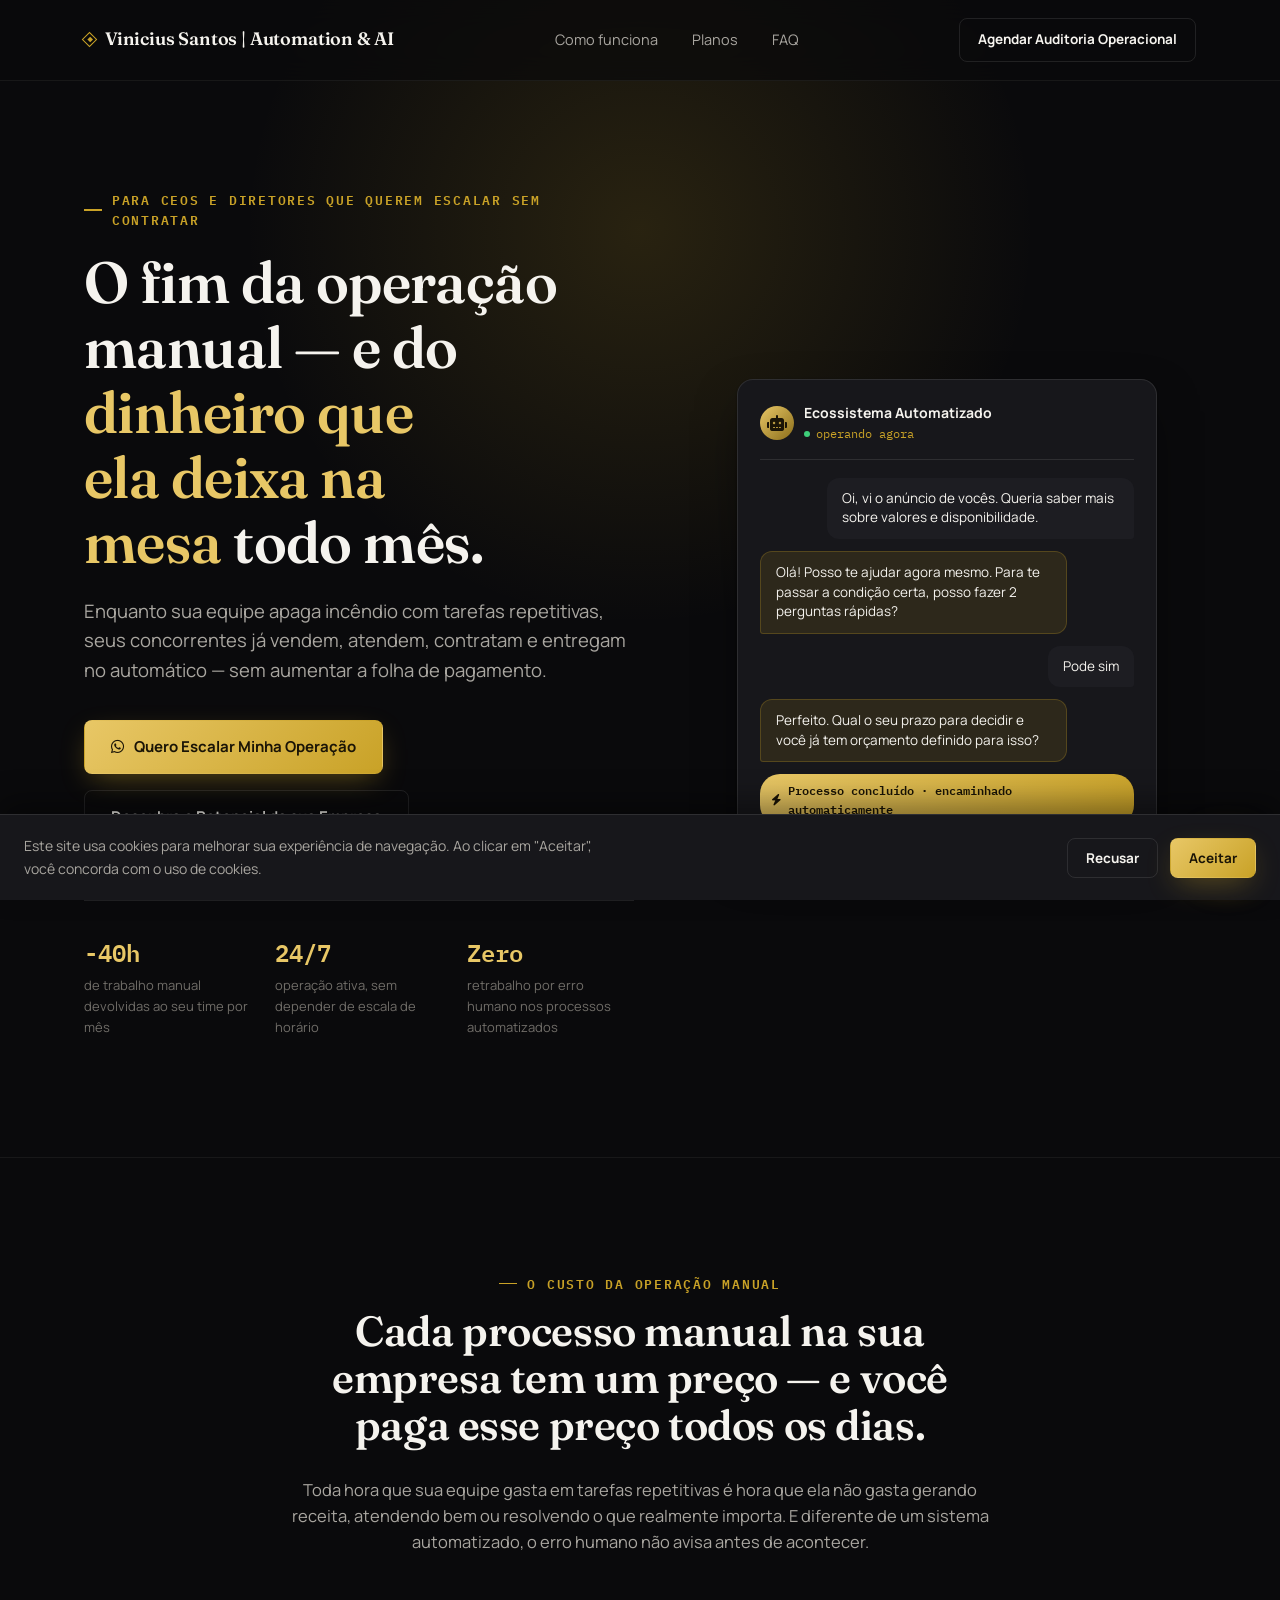
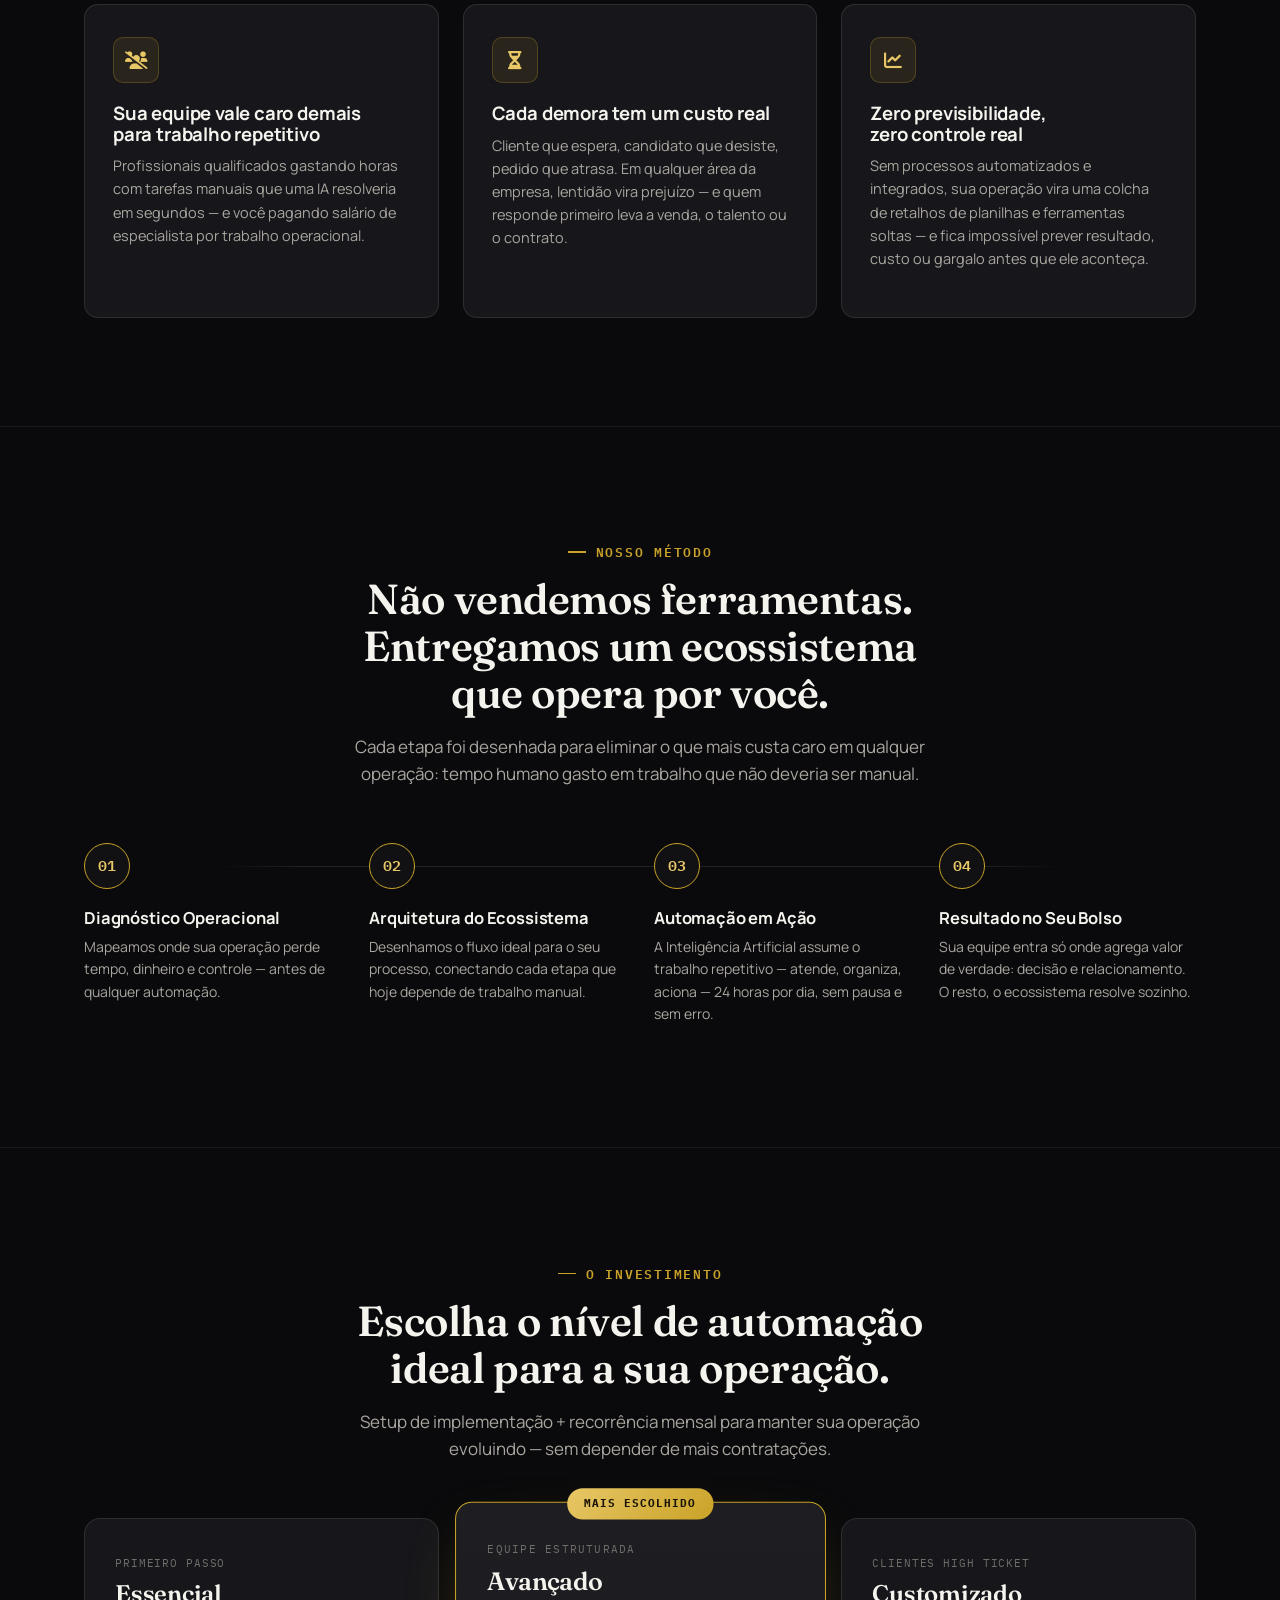
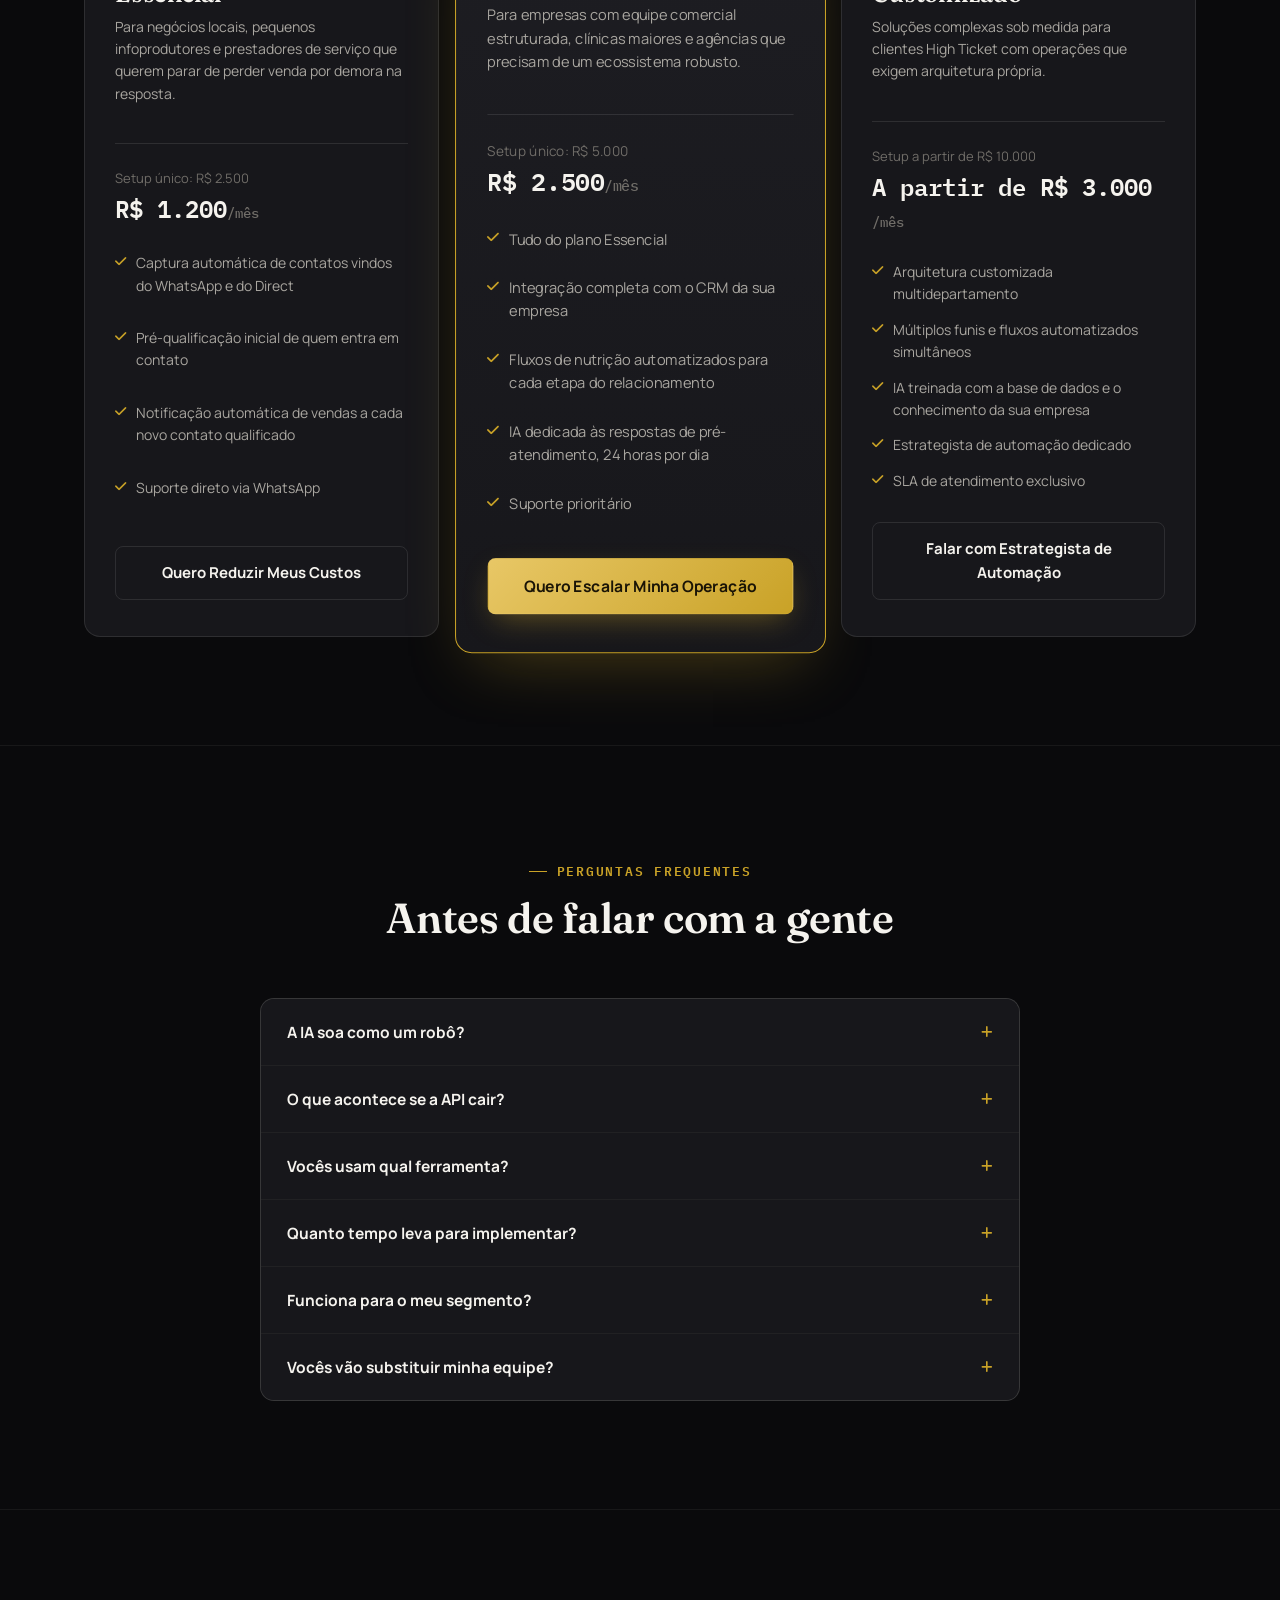
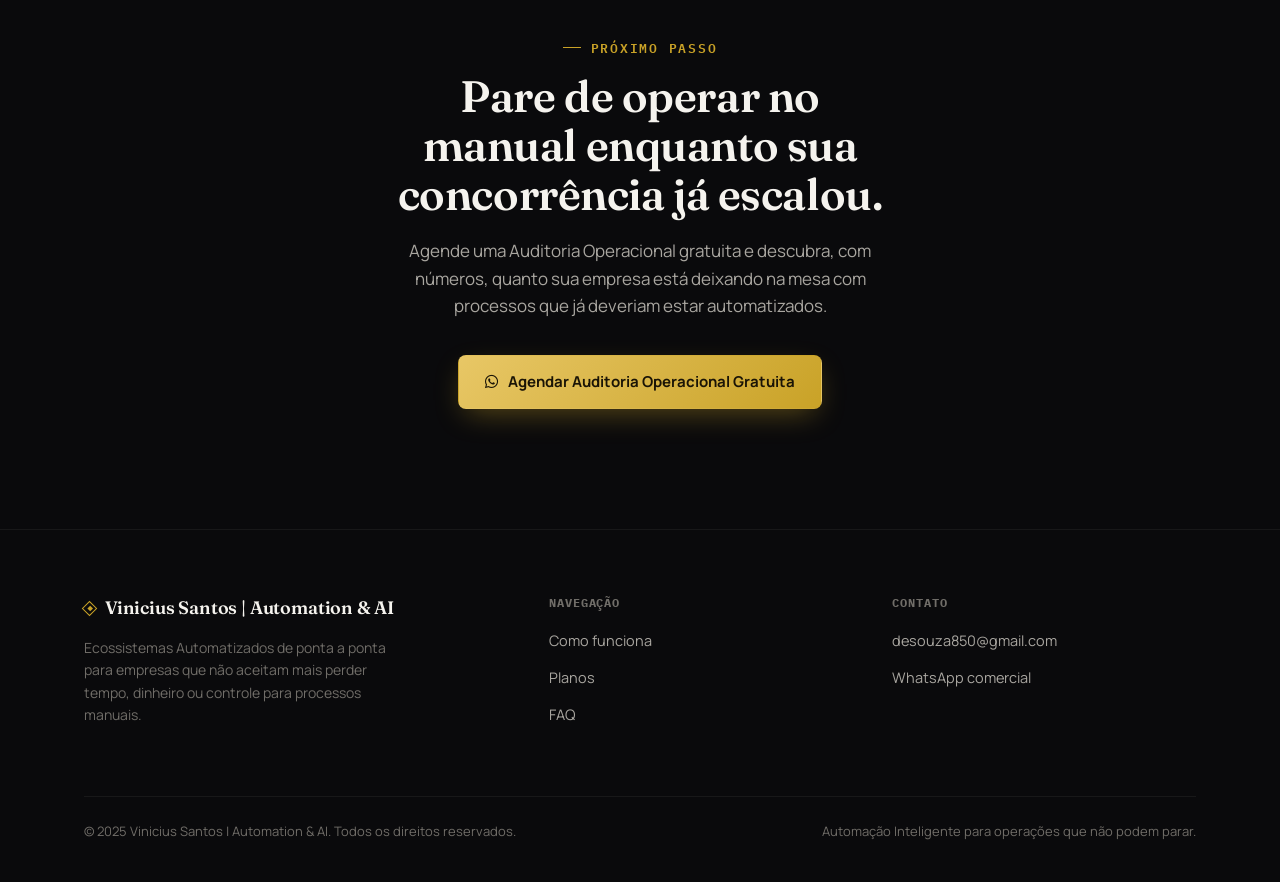
<file: index.html>
<!DOCTYPE html>
<html lang="pt-br">

<head>
    <meta charset="UTF-8">
    <meta name="viewport" content="width=device-width, initial-scale=1.0">
    <title>Vinicius Santos | Automation & AI — Ecossistemas Automatizados com Inteligência Artificial</title>
    <meta name="description"
        content="Sua empresa não precisa de mais gente, precisa de mais inteligência. Ecossistemas Automatizados com IA para vendas, atendimento, RH e logística — sem aumentar a folha de pagamento.">

    <!-- Ícones (Font Awesome, mesmo padrão já usado no restante do site) -->
    <link rel="stylesheet" href="https://cdnjs.cloudflare.com/ajax/libs/font-awesome/6.0.0/css/all.min.css">

    <!-- Tipografia: serifada de exibição (Fraunces) + sans corporativa (Manrope) + mono para dados/labels (IBM Plex Mono) -->
    <link rel="preconnect" href="https://fonts.googleapis.com">
    <link rel="preconnect" href="https://fonts.gstatic.com" crossorigin>
    <link
        href="https://fonts.googleapis.com/css2?family=Fraunces:opsz,wght@9..144,500;9..144,600;9..144,700&family=Manrope:wght@400;500;600;700;800&family=IBM+Plex+Mono:wght@500;600&display=swap"
        rel="stylesheet">

    <style>
        /* =====================================================
           DESIGN TOKENS
           Paleta premium "dark mode": chumbo/preto quente + dourado.
           O site é intencionalmente mono-tema (sem light mode) —
           é a identidade visual pedida para a marca, não uma omissão.
        ===================================================== */
        :root {
            --bg: #0a0a0c;
            /* fundo base */
            --bg-alt: #111114;
            /* seções alternadas */
            --surface: #17171b;
            /* cards */
            --surface-2: #1d1d22;
            /* cards elevados / hover */
            --ink: #f5f3ee;
            /* texto principal (branco quente) */
            --ink-soft: #a9a6a0;
            /* texto secundário */
            --ink-faint: #706d68;
            /* texto terciário / legendas */
            --gold: #c9a227;
            /* dourado principal */
            --gold-bright: #e8c766;
            /* dourado claro (hover/destaque) */
            --gold-deep: #8a6d1a;
            /* dourado escuro (sombras/bordas sutis) */
            --line: rgba(245, 243, 238, 0.10);
            --line-soft: rgba(245, 243, 238, 0.06);
            --shadow: 0 1px 2px rgba(0, 0, 0, .4), 0 20px 50px -12px rgba(0, 0, 0, .6);

            --font-display: 'Fraunces', Georgia, serif;
            --font-body: 'Manrope', -apple-system, 'Segoe UI', sans-serif;
            --font-mono: 'IBM Plex Mono', ui-monospace, Consolas, monospace;
        }

        /* =====================================================
           RESET & BASE
        ===================================================== */
        * {
            box-sizing: border-box;
        }

        html {
            scroll-behavior: smooth;
        }

        body {
            margin: 0;
            background: var(--bg);
            color: var(--ink);
            font-family: var(--font-body);
            line-height: 1.6;
            -webkit-font-smoothing: antialiased;
            overflow-x: hidden;
        }

        img {
            max-width: 100%;
            display: block;
        }

        a {
            color: inherit;
        }

        ::selection {
            background: var(--gold);
            color: #171308;
        }

        :focus-visible {
            outline: 2px solid var(--gold);
            outline-offset: 3px;
            border-radius: 3px;
        }

        @media (prefers-reduced-motion: reduce) {
            * {
                animation-duration: .001ms !important;
                transition-duration: .001ms !important;
                scroll-behavior: auto !important;
            }
        }

        .wrap {
            max-width: 1160px;
            margin: 0 auto;
            padding: 0 24px;
        }

        h1,
        h2,
        h3 {
            font-family: var(--font-display);
            font-weight: 600;
            color: var(--ink);
            line-height: 1.12;
            letter-spacing: -.01em;
            margin: 0;
            text-wrap: balance;
        }

        .eyebrow {
            font-family: var(--font-mono);
            font-size: 12.5px;
            font-weight: 600;
            letter-spacing: .14em;
            text-transform: uppercase;
            color: var(--gold);
            display: inline-flex;
            align-items: center;
            gap: 10px;
        }

        .eyebrow::before {
            content: "";
            width: 18px;
            height: 1.5px;
            background: var(--gold);
            display: inline-block;
        }

        section {
            padding: 108px 0;
            border-top: 1px solid var(--line-soft);
        }

        .section-head {
            max-width: 620px;
            margin: 0 auto 56px;
            text-align: center;
        }

        .section-head h2 {
            font-size: clamp(28px, 4vw, 42px);
            margin-top: 14px;
        }

        .section-head p {
            color: var(--ink-soft);
            font-size: 17px;
            margin-top: 16px;
        }

        /* =====================================================
           SCROLL REVEAL (fade-in ao rolar a página)
        ===================================================== */
        .reveal {
            opacity: 0;
            transform: translateY(24px);
            transition: opacity .7s ease, transform .7s ease;
        }

        .reveal.in-view {
            opacity: 1;
            transform: translateY(0);
        }

        /* =====================================================
           BOTÕES
        ===================================================== */
        .btn {
            font-family: var(--font-body);
            font-weight: 700;
            font-size: 15px;
            border-radius: 8px;
            padding: 14px 26px;
            text-decoration: none;
            display: inline-flex;
            align-items: center;
            justify-content: center;
            gap: 10px;
            border: 1.5px solid transparent;
            background: none;
            appearance: none;
            cursor: pointer;
            white-space: nowrap;
            transition: transform .15s ease, box-shadow .15s ease, background .2s ease, border-color .2s ease;
        }

        .btn-gold {
            background: linear-gradient(135deg, var(--gold-bright), var(--gold));
            color: #1a1406;
            box-shadow: 0 10px 30px -8px rgba(201, 162, 39, .45);
        }

        .btn-gold:hover {
            transform: translateY(-2px);
            box-shadow: 0 14px 34px -6px rgba(201, 162, 39, .55);
        }

        .btn-outline {
            border-color: var(--line);
            color: var(--ink);
        }

        .btn-outline:hover {
            border-color: var(--gold);
            color: var(--gold-bright);
        }

        .btn-block {
            width: 100%;
        }

        .btn-sm {
            padding: 10px 18px;
            font-size: 13.5px;
        }

        /* =====================================================
           HEADER
        ===================================================== */
        header.site {
            position: fixed;
            top: 0;
            left: 0;
            right: 0;
            z-index: 100;
            background: rgba(10, 10, 12, 0.72);
            backdrop-filter: blur(14px);
            border-bottom: 1px solid var(--line-soft);
        }

        .site-bar {
            display: flex;
            align-items: center;
            justify-content: space-between;
            padding: 18px 24px;
        }

        .logo {
            display: flex;
            align-items: center;
            gap: 10px;
            font-family: var(--font-display);
            font-weight: 600;
            font-size: 18px;
            letter-spacing: -.01em;
        }

        .logo .mark {
            width: 11px;
            height: 11px;
            border: 1.5px solid var(--gold);
            transform: rotate(45deg);
            flex: none;
        }

        .logo .mark::after {
            content: "";
            display: block;
            width: 4px;
            height: 4px;
            background: var(--gold);
            margin: 2.25px auto;
        }

        .nav-links {
            display: none;
            list-style: none;
            gap: 34px;
            margin: 0;
            padding: 0;
            font-size: 14.5px;
            color: var(--ink-soft);
        }

        .nav-links a {
            text-decoration: none;
            transition: color .2s ease;
        }

        .nav-links a:hover {
            color: var(--gold-bright);
        }

        @media (min-width: 880px) {
            .nav-links {
                display: flex;
            }
        }

        /* Header enxuto no mobile: logo + CTA cabem lado a lado sem
           vazar a viewport (o CTA some do nowrap padrão do .btn) */
        @media (max-width: 640px) {
            .site-bar {
                padding: 14px 16px;
            }

            .logo {
                font-size: 15px;
                gap: 8px;
            }

            .site-bar .btn {
                font-size: 12px;
                padding: 9px 14px;
                white-space: normal;
                text-align: center;
                max-width: 160px;
                line-height: 1.25;
            }
        }

        /* =====================================================
           HERO
        ===================================================== */
        .hero {
            position: relative;
            padding: 190px 0 120px;
            overflow: hidden;
            border-top: none;
        }

        /* Halo dourado sutil no fundo do hero, remete a "alto valor" sem ser óbvio */
        .hero::before {
            content: "";
            position: absolute;
            top: -220px;
            left: 50%;
            width: 900px;
            height: 900px;
            transform: translateX(-50%);
            background: radial-gradient(circle, rgba(201, 162, 39, .16) 0%, transparent 62%);
            pointer-events: none;
        }

        .hero-grid {
            position: relative;
            display: grid;
            grid-template-columns: minmax(0, 1fr);
            gap: 64px;
            align-items: center;
        }

        @media (min-width: 980px) {
            .hero-grid {
                grid-template-columns: minmax(0, 1.05fr) minmax(0, .95fr);
            }
        }

        .hero-copy h1 {
            font-size: clamp(34px, 5.4vw, 58px);
            margin-top: 20px;
        }

        .hero-copy .gold-word {
            color: var(--gold-bright);
        }

        .hero-sub {
            font-size: 18.5px;
            color: var(--ink-soft);
            max-width: 54ch;
            margin-top: 22px;
        }

        .hero-ctas {
            display: flex;
            flex-wrap: wrap;
            gap: 16px;
            margin-top: 34px;
        }

        .hero-stats {
            display: grid;
            grid-template-columns: repeat(3, minmax(0, 1fr));
            gap: 24px;
            margin-top: 56px;
            padding-top: 32px;
            border-top: 1px solid var(--line);
        }

        @media (max-width: 560px) {
            .hero-stats {
                grid-template-columns: 1fr 1fr;
            }
        }

        .hero-stats .stat-num {
            font-family: var(--font-mono);
            font-weight: 600;
            font-size: 24px;
            color: var(--gold-bright);
        }

        .hero-stats .stat-label {
            font-size: 13px;
            color: var(--ink-faint);
            margin-top: 4px;
        }

        /* --- Mockup de conversa (prova do produto na dobra principal) --- */
        .chat-mock {
            position: relative;
            width: 100%;
            background: var(--surface);
            border: 1px solid var(--line);
            border-radius: 16px;
            box-shadow: var(--shadow);
            padding: 22px;
            max-width: 420px;
            margin: 0 auto;
        }

        .chat-mock-head {
            display: flex;
            align-items: center;
            gap: 10px;
            padding-bottom: 16px;
            border-bottom: 1px solid var(--line);
            margin-bottom: 18px;
        }

        .chat-mock-head .avatar {
            width: 34px;
            height: 34px;
            border-radius: 50%;
            background: linear-gradient(135deg, var(--gold-bright), var(--gold-deep));
            display: flex;
            align-items: center;
            justify-content: center;
            color: #1a1406;
            flex: none;
        }

        .chat-mock-head strong {
            font-size: 14px;
            display: block;
        }

        .chat-mock-head span {
            font-family: var(--font-mono);
            font-size: 11.5px;
            color: var(--gold);
            display: flex;
            align-items: center;
            gap: 6px;
        }

        .chat-mock-head span::before {
            content: "";
            width: 6px;
            height: 6px;
            border-radius: 50%;
            background: #3ecf7a;
            display: inline-block;
        }

        .chat-bubbles {
            display: flex;
            flex-direction: column;
            gap: 12px;
            min-height: 300px;
        }

        .bubble {
            max-width: 82%;
            padding: 11px 15px;
            border-radius: 12px;
            font-size: 13.5px;
            line-height: 1.45;
            opacity: 0;
            transform: translateY(10px);
            animation: bubbleIn .5s ease forwards;
        }

        .bubble.lead {
            align-self: flex-end;
            background: var(--surface-2);
            color: var(--ink);
            border-bottom-right-radius: 3px;
            animation-delay: .3s;
        }

        .bubble.ai {
            align-self: flex-start;
            background: rgba(201, 162, 39, .12);
            border: 1px solid rgba(201, 162, 39, .25);
            color: var(--ink);
            border-bottom-left-radius: 3px;
            animation-delay: 1.3s;
        }

        .bubble.lead.b2 {
            animation-delay: 2.5s;
        }

        .bubble.ai.b2 {
            animation-delay: 3.5s;
        }

        .bubble-tag {
            align-self: flex-start;
            display: inline-flex;
            align-items: center;
            gap: 7px;
            font-family: var(--font-mono);
            font-size: 11.5px;
            font-weight: 600;
            color: #1a1406;
            background: linear-gradient(135deg, var(--gold-bright), var(--gold));
            padding: 7px 12px;
            border-radius: 20px;
            opacity: 0;
            animation: bubbleIn .5s ease forwards;
            animation-delay: 4.7s;
        }

        @keyframes bubbleIn {
            to {
                opacity: 1;
                transform: translateY(0);
            }
        }

        /* =====================================================
           SEÇÃO: PROBLEMA
        ===================================================== */
        .problem-grid {
            display: grid;
            grid-template-columns: repeat(auto-fit, minmax(280px, 1fr));
            gap: 24px;
        }

        .problem-card {
            background: var(--surface);
            border: 1px solid var(--line);
            border-radius: 14px;
            padding: 32px 28px;
        }

        .problem-card .icon {
            width: 46px;
            height: 46px;
            border-radius: 10px;
            background: rgba(201, 162, 39, .10);
            border: 1px solid rgba(201, 162, 39, .25);
            display: flex;
            align-items: center;
            justify-content: center;
            color: var(--gold-bright);
            font-size: 18px;
            margin-bottom: 20px;
        }

        .problem-card h3 {
            font-size: 18.5px;
            font-weight: 700;
            font-family: var(--font-body);
        }

        .problem-card p {
            color: var(--ink-soft);
            font-size: 14.5px;
            margin-top: 10px;
        }

        .problem-lead {
            max-width: 720px;
            margin: -28px auto 48px;
            text-align: center;
            color: var(--ink-soft);
            font-size: 16.5px;
        }

        /* =====================================================
           SEÇÃO: SOLUÇÃO (fluxo em 4 passos)
        ===================================================== */
        .flow {
            position: relative;
            display: grid;
            grid-template-columns: repeat(4, 1fr);
            gap: 28px;
        }

        .flow::before {
            content: "";
            position: absolute;
            top: 23px;
            left: 12%;
            right: 12%;
            height: 1px;
            background: linear-gradient(90deg, transparent, var(--line) 10%, var(--line) 90%, transparent);
        }

        @media (max-width: 900px) {
            .flow {
                grid-template-columns: minmax(0, 1fr);
            }

            .flow::before {
                display: none;
            }
        }

        .flow-step {
            position: relative;
        }

        .flow-step .num {
            width: 46px;
            height: 46px;
            border-radius: 50%;
            background: var(--bg-alt);
            border: 1.5px solid var(--gold);
            color: var(--gold-bright);
            font-family: var(--font-mono);
            font-weight: 600;
            font-size: 15px;
            display: flex;
            align-items: center;
            justify-content: center;
            margin-bottom: 20px;
            position: relative;
            z-index: 1;
        }

        .flow-step h3 {
            font-size: 16.5px;
            font-family: var(--font-body);
            font-weight: 700;
        }

        .flow-step p {
            color: var(--ink-soft);
            font-size: 14px;
            margin-top: 8px;
        }

        /* =====================================================
           SEÇÃO: PLANOS
        ===================================================== */
        .pricing-grid {
            display: grid;
            grid-template-columns: repeat(auto-fit, minmax(300px, 1fr));
            gap: 24px;
            align-items: start;
        }

        .plan {
            background: var(--surface);
            border: 1px solid var(--line);
            border-radius: 16px;
            padding: 36px 30px;
            display: flex;
            flex-direction: column;
            height: 100%;
        }

        .plan-tag {
            font-family: var(--font-mono);
            font-size: 11px;
            letter-spacing: .08em;
            text-transform: uppercase;
            color: var(--ink-faint);
        }

        .plan h3 {
            font-size: 24px;
            margin-top: 8px;
            font-family: var(--font-display);
        }

        .plan .plan-desc {
            color: var(--ink-soft);
            font-size: 14px;
            margin-top: 8px;
            min-height: 40px;
        }

        .plan .price {
            margin-top: 24px;
            padding-top: 24px;
            border-top: 1px solid var(--line);
        }

        .plan .price .setup {
            font-size: 13px;
            color: var(--ink-faint);
        }

        .plan .price .amount {
            font-family: var(--font-mono);
            font-size: clamp(19px, 2.1vw, 24px);
            font-weight: 600;
            color: var(--ink);
            margin-top: 4px;
            line-height: 1.3;
        }

        .plan .price .amount span {
            font-size: 14px;
            color: var(--ink-faint);
            font-weight: 500;
        }

        .plan-features {
            list-style: none;
            margin: 28px 0 0;
            padding: 0;
            display: grid;
            gap: 13px;
            flex: 1;
        }

        .plan-features li {
            display: flex;
            gap: 10px;
            align-items: flex-start;
            font-size: 14px;
            color: var(--ink-soft);
        }

        .plan-features i {
            color: var(--gold);
            font-size: 13px;
            margin-top: 3px;
            flex: none;
        }

        .plan .btn {
            margin-top: 30px;
            white-space: normal;
            text-align: center;
        }

        /* Card central em destaque */
        .plan.featured {
            background: linear-gradient(180deg, var(--surface-2), var(--surface));
            border: 1.5px solid var(--gold);
            box-shadow: 0 24px 60px -20px rgba(201, 162, 39, .35);
            position: relative;
        }

        @media (min-width: 880px) {
            .plan.featured {
                transform: scale(1.045);
            }
        }

        .plan.featured .featured-badge {
            position: absolute;
            top: -14px;
            left: 50%;
            transform: translateX(-50%);
            background: linear-gradient(135deg, var(--gold-bright), var(--gold));
            color: #1a1406;
            font-family: var(--font-mono);
            font-size: 11px;
            font-weight: 700;
            letter-spacing: .06em;
            text-transform: uppercase;
            padding: 6px 16px;
            border-radius: 20px;
            white-space: nowrap;
        }

        /* =====================================================
           FAQ (acordeão via JS)
        ===================================================== */
        .faq-list {
            max-width: 760px;
            margin: 0 auto;
            display: grid;
            gap: 1px;
            background: var(--line);
            border: 1px solid var(--line);
            border-radius: 14px;
            overflow: hidden;
        }

        .faq-item {
            background: var(--surface);
        }

        .faq-question {
            width: 100%;
            background: none;
            border: none;
            appearance: none;
            cursor: pointer;
            color: var(--ink);
            font-family: var(--font-body);
            font-weight: 700;
            font-size: 15.5px;
            text-align: left;
            padding: 22px 26px;
            display: flex;
            align-items: center;
            justify-content: space-between;
            gap: 20px;
        }

        .faq-question .fa-plus {
            color: var(--gold);
            font-size: 13px;
            flex: none;
            transition: transform .3s ease;
        }

        .faq-item.open .faq-question .fa-plus {
            transform: rotate(135deg);
        }

        .faq-answer {
            max-height: 0;
            overflow: hidden;
            transition: max-height .35s ease;
        }

        .faq-answer p {
            padding: 0 26px 24px;
            margin: 0;
            color: var(--ink-soft);
            font-size: 14.5px;
            max-width: 62ch;
        }

        /* =====================================================
           CTA FINAL
        ===================================================== */
        .final-cta {
            text-align: center;
            padding: 120px 0;
        }

        .final-cta h2 {
            font-size: clamp(28px, 4.4vw, 44px);
            max-width: 18ch;
            margin: 0 auto;
        }

        .final-cta p {
            color: var(--ink-soft);
            font-size: 17px;
            max-width: 52ch;
            margin: 18px auto 0;
        }

        .final-cta .btn {
            margin-top: 36px;
        }

        /* =====================================================
           FOOTER
        ===================================================== */
        footer.site-footer {
            border-top: 1px solid var(--line-soft);
            padding: 64px 0 40px;
        }

        .footer-grid {
            display: grid;
            grid-template-columns: minmax(0, 1.4fr) minmax(0, 1fr) minmax(0, 1fr);
            gap: 40px;
        }

        @media (max-width: 760px) {
            .footer-grid {
                grid-template-columns: minmax(0, 1fr);
                gap: 32px;
            }
        }

        .footer-grid p {
            color: var(--ink-faint);
            font-size: 14px;
            margin-top: 14px;
            max-width: 34ch;
        }

        .footer-col h4 {
            font-family: var(--font-mono);
            font-size: 11.5px;
            letter-spacing: .08em;
            text-transform: uppercase;
            color: var(--ink-faint);
            margin: 0 0 16px;
        }

        .footer-col ul {
            list-style: none;
            margin: 0;
            padding: 0;
            display: grid;
            gap: 11px;
        }

        .footer-col a {
            text-decoration: none;
            color: var(--ink-soft);
            font-size: 14.5px;
            transition: color .2s ease;
        }

        .footer-col a:hover {
            color: var(--gold-bright);
        }

        .footer-bottom {
            margin-top: 56px;
            padding-top: 24px;
            border-top: 1px solid var(--line-soft);
            display: flex;
            flex-wrap: wrap;
            justify-content: space-between;
            gap: 12px;
            font-size: 13px;
            color: var(--ink-faint);
        }

        /* =====================================================
           BOTÃO FLUTUANTE DO WHATSAPP
        ===================================================== */
        .whatsapp-float {
            position: fixed;
            right: 24px;
            bottom: 24px;
            z-index: 150;
            width: 58px;
            height: 58px;
            border-radius: 50%;
            background: linear-gradient(135deg, var(--gold-bright), var(--gold));
            color: #1a1406;
            display: flex;
            align-items: center;
            justify-content: center;
            font-size: 24px;
            text-decoration: none;
            box-shadow: 0 12px 30px -6px rgba(201, 162, 39, .55);
            transition: transform .2s ease;
        }

        .whatsapp-float:hover {
            transform: translateY(-3px) scale(1.04);
        }

        /* =====================================================
           AVISO DE COOKIES (mesmo comportamento do restante do site,
           visual adaptado à paleta desta página)
        ===================================================== */
        .cookie-banner {
            position: fixed;
            left: 0;
            right: 0;
            bottom: 0;
            z-index: 200;
            display: flex;
            flex-wrap: wrap;
            align-items: center;
            justify-content: space-between;
            gap: 18px;
            padding: 20px 24px;
            background: var(--surface);
            border-top: 1px solid var(--line);
            box-shadow: 0 -12px 30px rgba(0, 0, 0, .4);
            transform: translateY(120%);
            transition: transform .5s ease;
        }

        .cookie-banner.show {
            transform: translateY(0);
        }

        .cookie-banner[hidden] {
            display: none;
        }

        .cookie-banner p {
            color: var(--ink-soft);
            font-size: 14px;
            max-width: 64ch;
            margin: 0;
        }

        .cookie-actions {
            display: flex;
            gap: 12px;
            flex-shrink: 0;
        }

        @media (max-width: 700px) {
            .cookie-banner {
                flex-direction: column;
                align-items: stretch;
                text-align: center;
            }

            .cookie-actions {
                justify-content: center;
            }

            .whatsapp-float {
                right: 16px;
                bottom: 16px;
            }
        }
    </style>
</head>

<body>

    <!-- =====================================================
         HEADER
    ===================================================== -->
    <header class="site">
        <div class="wrap site-bar">
            <div class="logo">
                <span class="mark"></span>
                Vinicius Santos | Automation & AI
            </div>
            <ul class="nav-links">
                <li><a href="#solucao">Como funciona</a></li>
                <li><a href="#planos">Planos</a></li>
                <li><a href="#faq">FAQ</a></li>
            </ul>
            <a class="btn btn-outline btn-sm"
                href="https://wa.me/5548996761343?text=Ol%C3%A1!%20Quero%20agendar%20minha%20Auditoria%20Operacional%20Gratuita."
                target="_blank" rel="noopener noreferrer">
                Agendar Auditoria Operacional
            </a>
        </div>
    </header>

    <main>
        <!-- =====================================================
             HERO
        ===================================================== -->
        <section class="hero">
            <div class="wrap hero-grid">
                <div class="hero-copy reveal in-view">
                    <span class="eyebrow">Para CEOs e diretores que querem escalar sem contratar</span>
                    <h1>O fim da operação manual — e do <span class="gold-word">dinheiro que ela deixa na
                            mesa</span> todo mês.</h1>
                    <p class="hero-sub">
                        Enquanto sua equipe apaga incêndio com tarefas repetitivas, seus concorrentes já vendem,
                        atendem, contratam e entregam no automático — sem aumentar a folha de pagamento.
                    </p>
                    <div class="hero-ctas">
                        <a class="btn btn-gold"
                            href="https://wa.me/5548996761343?text=Ol%C3%A1!%20Quero%20escalar%20minha%20opera%C3%A7%C3%A3o%20com%20automa%C3%A7%C3%A3o."
                            target="_blank" rel="noopener noreferrer">
                            <i class="fab fa-whatsapp"></i> Quero Escalar Minha Operação
                        </a>
                        <a class="btn btn-outline" href="#solucao">Descubra o Potencial da sua Empresa</a>
                    </div>
                    <div class="hero-stats">
                        <div>
                            <div class="stat-num">-40h</div>
                            <div class="stat-label">de trabalho manual devolvidas ao seu time por mês</div>
                        </div>
                        <div>
                            <div class="stat-num">24/7</div>
                            <div class="stat-label">operação ativa, sem depender de escala de horário</div>
                        </div>
                        <div>
                            <div class="stat-num">Zero</div>
                            <div class="stat-label">retrabalho por erro humano nos processos automatizados</div>
                        </div>
                    </div>
                </div>

                <!-- Mockup de conversa: prova visual do produto já na dobra principal -->
                <div class="hero-visual reveal in-view">
                    <div class="chat-mock">
                        <div class="chat-mock-head">
                            <div class="avatar"><i class="fas fa-robot"></i></div>
                            <div>
                                <strong>Ecossistema Automatizado</strong>
                                <span>operando agora</span>
                            </div>
                        </div>
                        <div class="chat-bubbles">
                            <div class="bubble lead">Oi, vi o anúncio de vocês. Queria saber mais sobre valores e
                                disponibilidade.</div>
                            <div class="bubble ai">Olá! Posso te ajudar agora mesmo. Para te passar a condição certa,
                                posso fazer 2 perguntas rápidas?</div>
                            <div class="bubble lead b2">Pode sim</div>
                            <div class="bubble ai b2">Perfeito. Qual o seu prazo para decidir e você já tem orçamento
                                definido para isso?</div>
                            <div class="bubble-tag"><i class="fas fa-bolt"></i> Processo concluído · encaminhado
                                automaticamente</div>
                        </div>
                    </div>
                </div>
            </div>
        </section>

        <!-- =====================================================
             SEÇÃO: PROBLEMA
        ===================================================== -->
        <section id="problema">
            <div class="wrap">
                <div class="section-head reveal">
                    <span class="eyebrow">O custo da operação manual</span>
                    <h2>Cada processo manual na sua empresa tem um preço — e você paga esse preço todos os dias.</h2>
                </div>
                <p class="problem-lead reveal">
                    Toda hora que sua equipe gasta em tarefas repetitivas é hora que ela não gasta gerando receita,
                    atendendo bem ou resolvendo o que realmente importa. E diferente de um sistema automatizado,
                    o erro humano não avisa antes de acontecer.
                </p>
                <div class="problem-grid">
                    <div class="problem-card reveal">
                        <div class="icon"><i class="fas fa-users-slash"></i></div>
                        <h3>Sua equipe vale caro demais para trabalho repetitivo</h3>
                        <p>Profissionais qualificados gastando horas com tarefas manuais que uma IA resolveria em
                            segundos — e você pagando salário de especialista por trabalho operacional.</p>
                    </div>
                    <div class="problem-card reveal">
                        <div class="icon"><i class="fas fa-hourglass-half"></i></div>
                        <h3>Cada demora tem um custo real</h3>
                        <p>Cliente que espera, candidato que desiste, pedido que atrasa. Em qualquer área da empresa,
                            lentidão vira prejuízo — e quem responde primeiro leva a venda, o talento ou o contrato.</p>
                    </div>
                    <div class="problem-card reveal">
                        <div class="icon"><i class="fas fa-chart-line"></i></div>
                        <h3>Zero previsibilidade, zero controle real</h3>
                        <p>Sem processos automatizados e integrados, sua operação vira uma colcha de retalhos de
                            planilhas e ferramentas soltas — e fica impossível prever resultado, custo ou gargalo
                            antes que ele aconteça.</p>
                    </div>
                </div>
            </div>
        </section>

        <!-- =====================================================
             SEÇÃO: SOLUÇÃO
        ===================================================== -->
        <section id="solucao">
            <div class="wrap">
                <div class="section-head reveal">
                    <span class="eyebrow">Nosso método</span>
                    <h2>Não vendemos ferramentas. Entregamos um ecossistema que opera por você.</h2>
                    <p>Cada etapa foi desenhada para eliminar o que mais custa caro em qualquer operação: tempo
                        humano gasto em trabalho que não deveria ser manual.</p>
                </div>
                <div class="flow">
                    <div class="flow-step reveal">
                        <div class="num">01</div>
                        <h3>Diagnóstico Operacional</h3>
                        <p>Mapeamos onde sua operação perde tempo, dinheiro e controle — antes de qualquer
                            automação.</p>
                    </div>
                    <div class="flow-step reveal">
                        <div class="num">02</div>
                        <h3>Arquitetura do Ecossistema</h3>
                        <p>Desenhamos o fluxo ideal para o seu processo, conectando cada etapa que hoje depende de
                            trabalho manual.</p>
                    </div>
                    <div class="flow-step reveal">
                        <div class="num">03</div>
                        <h3>Automação em Ação</h3>
                        <p>A Inteligência Artificial assume o trabalho repetitivo — atende, organiza, aciona — 24
                            horas por dia, sem pausa e sem erro.</p>
                    </div>
                    <div class="flow-step reveal">
                        <div class="num">04</div>
                        <h3>Resultado no Seu Bolso</h3>
                        <p>Sua equipe entra só onde agrega valor de verdade: decisão e relacionamento. O resto, o
                            ecossistema resolve sozinho.</p>
                    </div>
                </div>
            </div>
        </section>

        <!-- =====================================================
             SEÇÃO: PLANOS
        ===================================================== -->
        <section id="planos">
            <div class="wrap">
                <div class="section-head reveal">
                    <span class="eyebrow">O investimento</span>
                    <h2>Escolha o nível de automação ideal para a sua operação.</h2>
                    <p>Setup de implementação + recorrência mensal para manter sua operação evoluindo — sem depender
                        de mais contratações.</p>
                </div>
                <div class="pricing-grid">

                    <!-- Plano 1: Essencial -->
                    <div class="plan reveal">
                        <span class="plan-tag">Primeiro passo</span>
                        <h3>Essencial</h3>
                        <p class="plan-desc">Para negócios locais, pequenos infoprodutores e prestadores de serviço
                            que querem parar de perder venda por demora na resposta.</p>
                        <div class="price">
                            <div class="setup">Setup único: R$ 2.500</div>
                            <div class="amount">R$ 1.200<span>/mês</span></div>
                        </div>
                        <ul class="plan-features">
                            <li><i class="fas fa-check"></i> Captura automática de contatos vindos do WhatsApp e do
                                Direct</li>
                            <li><i class="fas fa-check"></i> Pré-qualificação inicial de quem entra em contato</li>
                            <li><i class="fas fa-check"></i> Notificação automática de vendas a cada novo contato
                                qualificado</li>
                            <li><i class="fas fa-check"></i> Suporte direto via WhatsApp</li>
                        </ul>
                        <a class="btn btn-outline btn-block"
                            href="https://wa.me/5548996761343?text=Ol%C3%A1!%20Quero%20reduzir%20meus%20custos%20operacionais%20com%20o%20plano%20Essencial."
                            target="_blank" rel="noopener noreferrer">Quero Reduzir Meus Custos</a>
                    </div>

                    <!-- Plano 2: Avançado (destaque) -->
                    <div class="plan featured reveal">
                        <span class="featured-badge">Mais escolhido</span>
                        <span class="plan-tag">Equipe estruturada</span>
                        <h3>Avançado</h3>
                        <p class="plan-desc">Para empresas com equipe comercial estruturada, clínicas maiores e
                            agências que precisam de um ecossistema robusto.</p>
                        <div class="price">
                            <div class="setup">Setup único: R$ 5.000</div>
                            <div class="amount">R$ 2.500<span>/mês</span></div>
                        </div>
                        <ul class="plan-features">
                            <li><i class="fas fa-check"></i> Tudo do plano Essencial</li>
                            <li><i class="fas fa-check"></i> Integração completa com o CRM da sua empresa</li>
                            <li><i class="fas fa-check"></i> Fluxos de nutrição automatizados para cada etapa do
                                relacionamento</li>
                            <li><i class="fas fa-check"></i> IA dedicada às respostas de pré-atendimento, 24 horas
                                por dia</li>
                            <li><i class="fas fa-check"></i> Suporte prioritário</li>
                        </ul>
                        <a class="btn btn-gold btn-block"
                            href="https://wa.me/5548996761343?text=Ol%C3%A1!%20Quero%20escalar%20minha%20opera%C3%A7%C3%A3o%20com%20o%20plano%20Avan%C3%A7ado."
                            target="_blank" rel="noopener noreferrer">Quero Escalar Minha Operação</a>
                    </div>

                    <!-- Plano 3: Customizado -->
                    <div class="plan reveal">
                        <span class="plan-tag">Clientes high ticket</span>
                        <h3>Customizado</h3>
                        <p class="plan-desc">Soluções complexas sob medida para clientes High Ticket com operações
                            que exigem arquitetura própria.</p>
                        <div class="price">
                            <div class="setup">Setup a partir de R$ 10.000</div>
                            <div class="amount">A partir de R$ 3.000 <span>/mês</span></div>
                        </div>
                        <ul class="plan-features">
                            <li><i class="fas fa-check"></i> Arquitetura customizada multidepartamento</li>
                            <li><i class="fas fa-check"></i> Múltiplos funis e fluxos automatizados simultâneos</li>
                            <li><i class="fas fa-check"></i> IA treinada com a base de dados e o conhecimento da sua
                                empresa</li>
                            <li><i class="fas fa-check"></i> Estrategista de automação dedicado</li>
                            <li><i class="fas fa-check"></i> SLA de atendimento exclusivo</li>
                        </ul>
                        <a class="btn btn-outline btn-block"
                            href="https://wa.me/5548996761343?text=Ol%C3%A1!%20Quero%20falar%20com%20um%20estrategista%20sobre%20uma%20solu%C3%A7%C3%A3o%20Customizada."
                            target="_blank" rel="noopener noreferrer">Falar com Estrategista de Automação</a>
                    </div>

                </div>
            </div>
        </section>

        <!-- =====================================================
             FAQ
        ===================================================== -->
        <section id="faq">
            <div class="wrap">
                <div class="section-head reveal">
                    <span class="eyebrow">Perguntas frequentes</span>
                    <h2>Antes de falar com a gente</h2>
                </div>
                <div class="faq-list reveal">
                    <div class="faq-item">
                        <button class="faq-question" type="button">
                            A IA soa como um robô?
                            <i class="fas fa-plus"></i>
                        </button>
                        <div class="faq-answer">
                            <p>Não. Ela é configurada com a linguagem e o tom da sua empresa, conduzindo cada
                                interação de forma natural. Na prática, seus clientes, candidatos ou fornecedores
                                sentem que estão falando com alguém da sua equipe — só que disponível 24 horas, sem
                                cansaço e sem oscilação de humor.</p>
                        </div>
                    </div>
                    <div class="faq-item">
                        <button class="faq-question" type="button">
                            O que acontece se a API cair?
                            <i class="fas fa-plus"></i>
                        </button>
                        <div class="faq-answer">
                            <p>Trabalhamos com redundância de infraestrutura e monitoramento constante. Se qualquer
                                parte do sistema apresentar instabilidade, nosso time é acionado automaticamente
                                antes que isso chegue a afetar sua operação — e sua equipe sempre pode assumir o
                                processo manualmente, a qualquer momento, sem travar o negócio.</p>
                        </div>
                    </div>
                    <div class="faq-item">
                        <button class="faq-question" type="button">
                            Vocês usam qual ferramenta?
                            <i class="fas fa-plus"></i>
                        </button>
                        <div class="faq-answer">
                            <p>A ferramenta é só o meio — o que garante resultado é a engenharia por trás da
                                automação: como mapeamos seu processo, conectamos seus sistemas e desenhamos o fluxo
                                para o seu negócio específico. Trabalhamos com a tecnologia mais robusta disponível
                                para cada caso, sem prender sua empresa a uma única plataforma.</p>
                        </div>
                    </div>
                    <div class="faq-item">
                        <button class="faq-question" type="button">
                            Quanto tempo leva para implementar?
                            <i class="fas fa-plus"></i>
                        </button>
                        <div class="faq-answer">
                            <p>Depende da complexidade da sua operação, mas a maioria dos ecossistemas Essencial e
                                Avançado já está gerando resultado entre 15 e 30 dias após o diagnóstico inicial — sem
                                paralisar o que já funciona na sua empresa.</p>
                        </div>
                    </div>
                    <div class="faq-item">
                        <button class="faq-question" type="button">
                            Funciona para o meu segmento?
                            <i class="fas fa-plus"></i>
                        </button>
                        <div class="faq-answer">
                            <p>Se a sua empresa tem qualquer processo manual e repetitivo — em vendas, atendimento,
                                RH, logística ou operações internas —, a resposta é sim. Já estruturamos ecossistemas
                                para negócios de diferentes portes e segmentos que tinham um único ponto em comum:
                                querer crescer sem aumentar a folha de pagamento na mesma proporção.</p>
                        </div>
                    </div>
                    <div class="faq-item">
                        <button class="faq-question" type="button">
                            Vocês vão substituir minha equipe?
                            <i class="fas fa-plus"></i>
                        </button>
                        <div class="faq-answer">
                            <p>Não é sobre substituir pessoas, é sobre parar de desperdiçar o talento delas em
                                tarefas que uma máquina faz melhor. Sua equipe passa a atuar onde realmente gera
                                valor — relacionamento, estratégia e decisão — enquanto o ecossistema absorve o
                                trabalho repetitivo. O resultado: menos necessidade de novas contratações para
                                crescer, não demissão da equipe atual.</p>
                        </div>
                    </div>
                </div>
            </div>
        </section>

        <!-- =====================================================
             CTA FINAL
        ===================================================== -->
        <section class="final-cta">
            <div class="wrap reveal">
                <span class="eyebrow" style="justify-content:center;">Próximo passo</span>
                <h2 style="margin-top:14px;">Pare de operar no manual enquanto sua concorrência já escalou.</h2>
                <p>Agende uma Auditoria Operacional gratuita e descubra, com números, quanto sua empresa está
                    deixando na mesa com processos que já deveriam estar automatizados.</p>
                <a class="btn btn-gold"
                    href="https://wa.me/5548996761343?text=Ol%C3%A1!%20Quero%20agendar%20minha%20Auditoria%20Operacional%20Gratuita."
                    target="_blank" rel="noopener noreferrer">
                    <i class="fab fa-whatsapp"></i> Agendar Auditoria Operacional Gratuita
                </a>
            </div>
        </section>
    </main>

    <!-- =====================================================
         FOOTER
    ===================================================== -->
    <footer class="site-footer">
        <div class="wrap">
            <div class="footer-grid">
                <div>
                    <div class="logo">
                        <span class="mark"></span>
                        Vinicius Santos | Automation & AI
                    </div>
                    <p>Ecossistemas Automatizados de ponta a ponta para empresas que não aceitam mais perder tempo,
                        dinheiro ou controle para processos manuais.</p>
                </div>
                <div class="footer-col">
                    <h4>Navegação</h4>
                    <ul>
                        <li><a href="#solucao">Como funciona</a></li>
                        <li><a href="#planos">Planos</a></li>
                        <li><a href="#faq">FAQ</a></li>
                    </ul>
                </div>
                <div class="footer-col">
                    <h4>Contato</h4>
                    <ul>
                        <li><a href="mailto:desouza850@gmail.com">desouza850@gmail.com</a></li>
                        <li><a href="https://wa.me/5548996761343" target="_blank" rel="noopener noreferrer">WhatsApp
                                comercial</a></li>
                    </ul>
                </div>
            </div>
            <div class="footer-bottom">
                <span>© 2025 Vinicius Santos | Automation & AI. Todos os direitos reservados.</span>
                <span>Automação Inteligente para operações que não podem parar.</span>
            </div>
        </div>
    </footer>

    <!-- Botão flutuante do WhatsApp -->
    <a class="whatsapp-float"
        href="https://wa.me/5548996761343?text=Ol%C3%A1!%20Vim%20pelo%20site%20e%20quero%20descobrir%20o%20potencial%20da%20minha%20empresa."
        target="_blank" rel="noopener noreferrer" aria-label="Falar no WhatsApp">
        <i class="fab fa-whatsapp"></i>
    </a>

    <!-- Aviso de cookies (mesmo padrão do restante do site) -->
    <div class="cookie-banner" id="cookieBanner" role="dialog" aria-live="polite" aria-label="Aviso de cookies">
        <p>
            Este site usa cookies para melhorar sua experiência de navegação. Ao clicar em "Aceitar", você
            concorda com o uso de cookies.
        </p>
        <div class="cookie-actions">
            <button type="button" class="btn btn-outline btn-sm" id="cookieDecline">Recusar</button>
            <button type="button" class="btn btn-gold btn-sm" id="cookieAccept">Aceitar</button>
        </div>
    </div>

    <script src="cookie-consent.js"></script>
    <script>
        // =====================================================
        // FADE-IN AO ROLAR A PÁGINA
        // Observa todos os elementos ".reveal" e adiciona ".in-view"
        // quando eles entram na viewport.
        // =====================================================
        document.addEventListener('DOMContentLoaded', () => {
            const revealEls = document.querySelectorAll('.reveal');

            const observer = new IntersectionObserver((entries) => {
                entries.forEach((entry) => {
                    if (entry.isIntersecting) {
                        entry.target.classList.add('in-view');
                        observer.unobserve(entry.target); // anima uma vez só
                    }
                });
            }, { threshold: 0.15 });

            revealEls.forEach((el) => observer.observe(el));

            // =====================================================
            // FAQ — ACORDEÃO (abrir/fechar via JS)
            // Cada pergunta controla sua própria resposta; ao abrir uma,
            // as demais são fechadas para manter a lista organizada.
            // =====================================================
            const faqItems = document.querySelectorAll('.faq-item');

            faqItems.forEach((item) => {
                const question = item.querySelector('.faq-question');
                const answer = item.querySelector('.faq-answer');

                question.addEventListener('click', () => {
                    const isOpen = item.classList.contains('open');

                    // fecha todos os outros itens
                    faqItems.forEach((other) => {
                        other.classList.remove('open');
                        other.querySelector('.faq-answer').style.maxHeight = null;
                    });

                    // alterna o item clicado
                    if (!isOpen) {
                        item.classList.add('open');
                        answer.style.maxHeight = answer.scrollHeight + 'px';
                    }
                });
            });
        });
    </script>
</body>

</html>
</file>
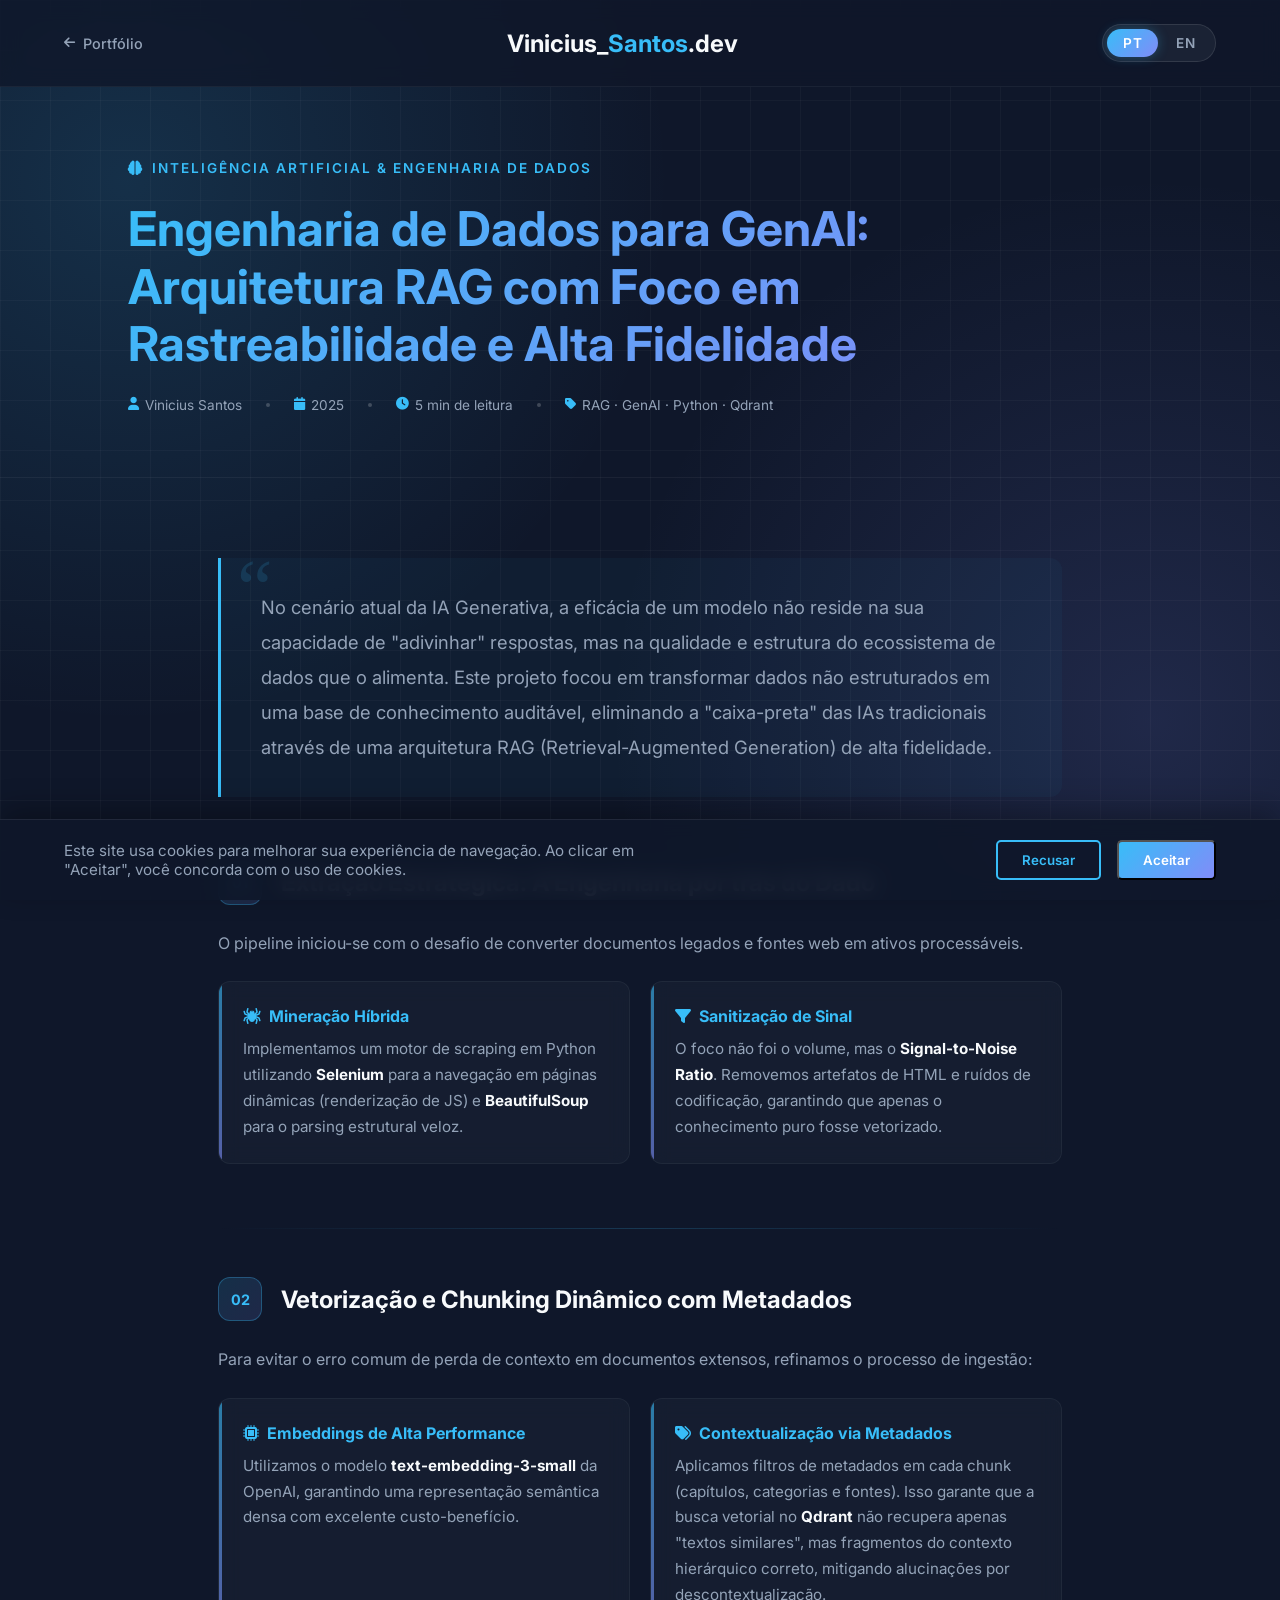
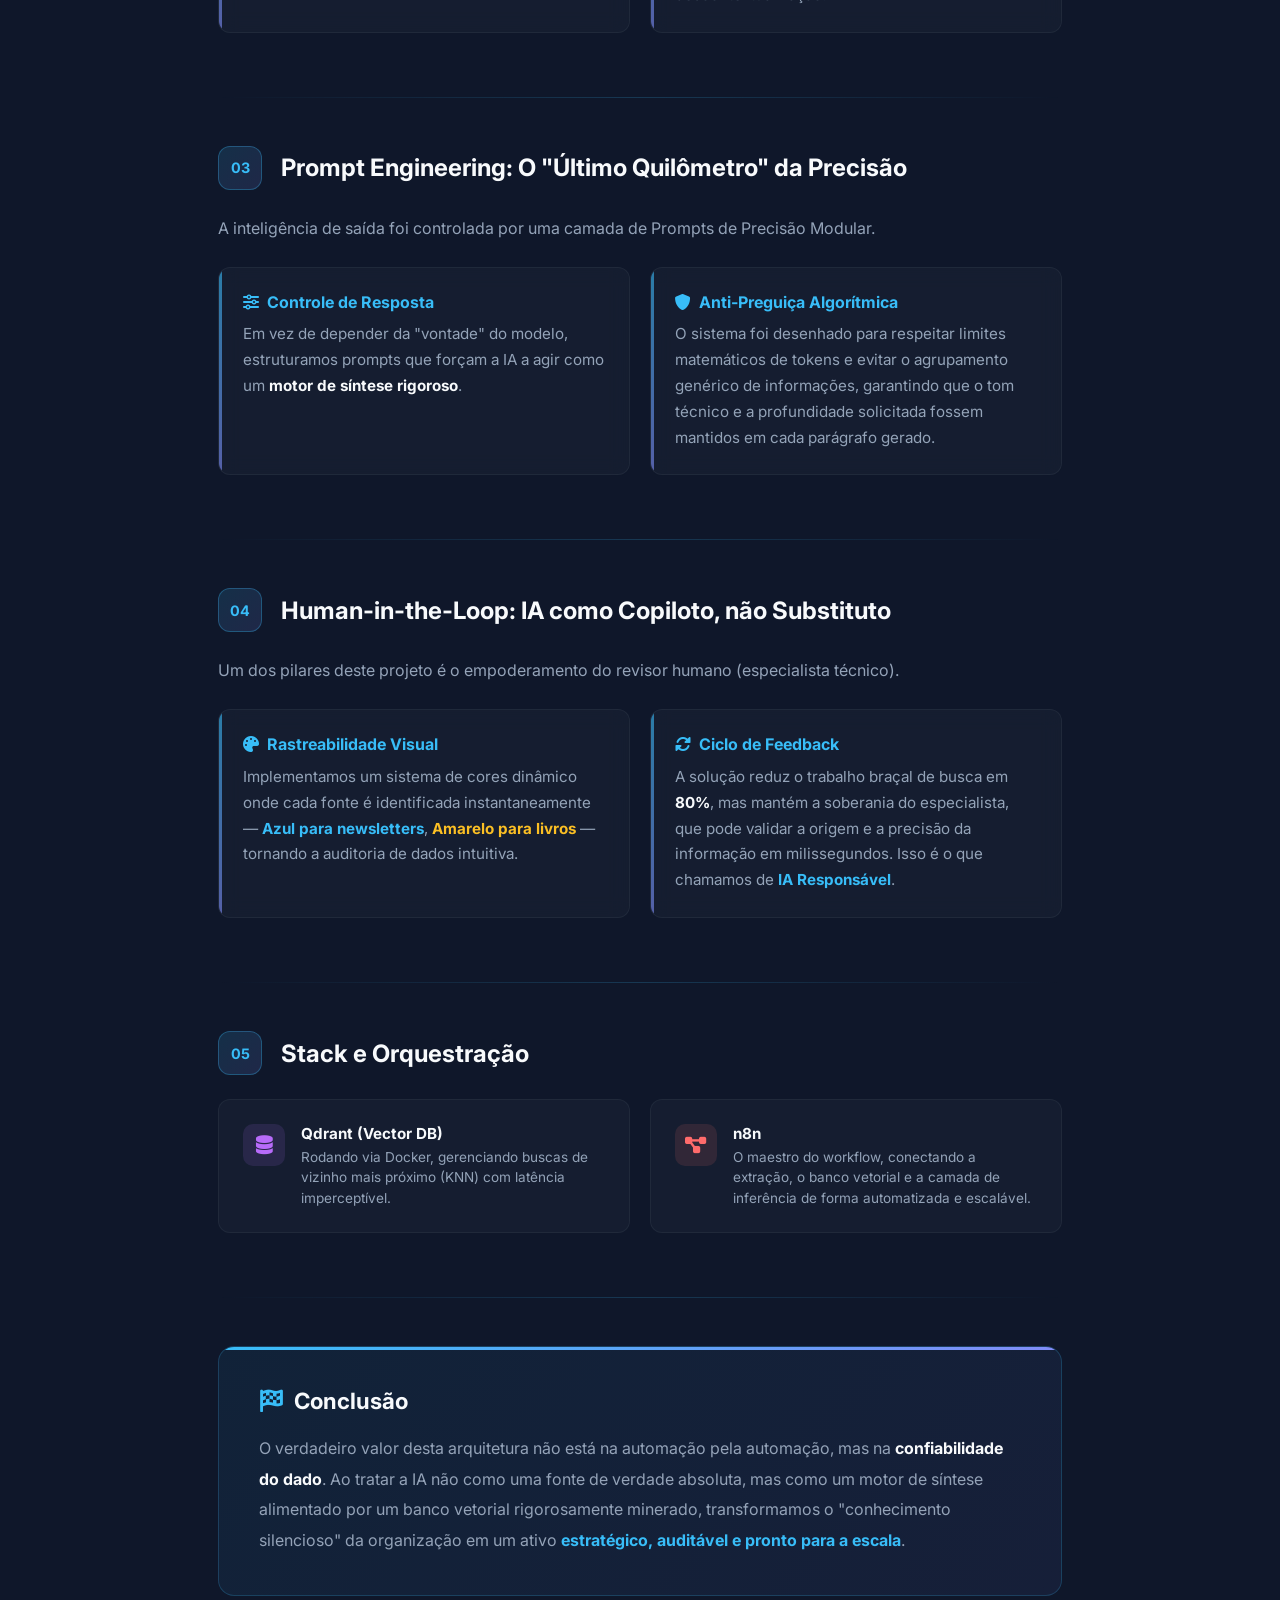
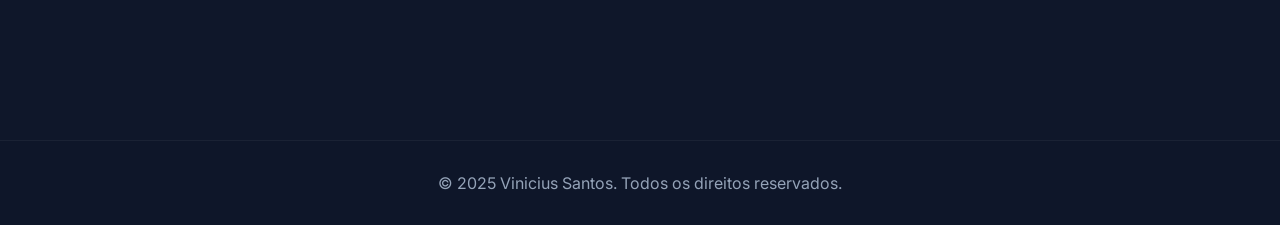
<file: article.html>
<!DOCTYPE html>
<html lang="pt-br">

<head>
    <meta charset="UTF-8">
    <meta name="viewport" content="width=device-width, initial-scale=1.0">
    <title>Artigo: Arquitetura RAG | Vinicius Santos</title>
    <link rel="stylesheet" href="https://cdnjs.cloudflare.com/ajax/libs/font-awesome/6.0.0/css/all.min.css">
    <link rel="stylesheet" href="style.css">
    <style>
        /* ===== ARTICLE PAGE SPECIFIC STYLES ===== */

        /* Navbar back button */
        .nav-back {
            display: flex;
            align-items: center;
            gap: 8px;
            color: var(--text-sec);
            text-decoration: none;
            font-size: 0.9rem;
            font-weight: 500;
            transition: 0.3s;
        }
        .nav-back:hover { color: var(--accent); transform: translateX(-4px); }
        .nav-back i { font-size: 0.8rem; }

        /* Language toggle pill */
        .lang-toggle {
            display: flex;
            align-items: center;
            background: rgba(255,255,255,0.05);
            border: 1px solid rgba(255,255,255,0.1);
            border-radius: 50px;
            padding: 4px;
            gap: 2px;
        }
        .lang-btn {
            padding: 6px 16px;
            border-radius: 50px;
            border: none;
            background: transparent;
            color: var(--text-sec);
            font-size: 0.85rem;
            font-weight: 600;
            cursor: pointer;
            transition: 0.3s;
            font-family: 'Inter', sans-serif;
            letter-spacing: 0.5px;
        }
        .lang-btn.active {
            background: var(--gradient);
            color: #fff;
            box-shadow: 0 0 12px rgba(56, 189, 248, 0.3);
        }
        .lang-btn:not(.active):hover { color: var(--accent); }

        /* Article hero */
        .article-hero {
            padding: 10rem 10% 4rem;
            min-height: auto;
            display: flex;
            flex-direction: column;
            justify-content: center;
            border-bottom: 1px solid rgba(255,255,255,0.05);
        }

        .article-category {
            display: inline-flex;
            align-items: center;
            gap: 8px;
            color: var(--accent);
            font-size: 0.85rem;
            font-weight: 600;
            text-transform: uppercase;
            letter-spacing: 2px;
            margin-bottom: 1.5rem;
        }
        .article-category i { font-size: 0.9rem; }

        .article-title {
            font-size: clamp(1.8rem, 4vw, 3rem);
            font-weight: 700;
            line-height: 1.2;
            max-width: 850px;
            background: var(--gradient);
            -webkit-background-clip: text;
            background-clip: text;
            -webkit-text-fill-color: transparent;
            margin-bottom: 1.5rem;
        }

        .article-meta {
            display: flex;
            align-items: center;
            gap: 1.5rem;
            flex-wrap: wrap;
        }
        .meta-item {
            display: flex;
            align-items: center;
            gap: 6px;
            color: var(--text-sec);
            font-size: 0.85rem;
        }
        .meta-item i { color: var(--accent); font-size: 0.8rem; }
        .meta-divider {
            width: 4px;
            height: 4px;
            border-radius: 50%;
            background: rgba(255,255,255,0.2);
        }

        /* Article body */
        .article-body {
            padding: 5rem 10%;
            min-height: auto;
            max-width: 1100px;
            margin: 0 auto;
            width: 100%;
        }

        /* Intro paragraph */
        .article-intro {
            font-size: 1.15rem;
            color: var(--text-sec);
            line-height: 1.9;
            margin-bottom: 4rem;
            padding: 2rem 2.5rem;
            background: rgba(56, 189, 248, 0.04);
            border-left: 3px solid var(--accent);
            border-radius: 0 12px 12px 0;
            position: relative;
        }
        .article-intro::before {
            content: '\201C';
            position: absolute;
            top: -10px;
            left: 16px;
            font-size: 5rem;
            color: rgba(56, 189, 248, 0.15);
            font-family: Georgia, serif;
            line-height: 1;
        }

        /* Section blocks */
        .article-section {
            margin-bottom: 4rem;
            opacity: 0;
            transform: translateY(30px);
            transition: opacity 0.7s ease, transform 0.7s ease;
        }
        .article-section.visible {
            opacity: 1;
            transform: translateY(0);
        }

        .section-header {
            display: flex;
            align-items: center;
            gap: 1.2rem;
            margin-bottom: 1.5rem;
        }
        .section-number {
            width: 44px;
            height: 44px;
            border-radius: 12px;
            background: linear-gradient(135deg, rgba(56, 189, 248, 0.15), rgba(129, 140, 248, 0.15));
            border: 1px solid rgba(56, 189, 248, 0.3);
            display: flex;
            align-items: center;
            justify-content: center;
            font-size: 0.9rem;
            font-weight: 700;
            color: var(--accent);
            flex-shrink: 0;
        }
        .section-title-h3 {
            font-size: 1.5rem;
            font-weight: 700;
            color: var(--text-main);
        }

        /* Subsection items (bullet points) */
        .subsection-grid {
            display: grid;
            grid-template-columns: repeat(auto-fit, minmax(280px, 1fr));
            gap: 1.2rem;
            margin-top: 1rem;
        }
        .subsection-item {
            background: rgba(30, 41, 59, 0.4);
            backdrop-filter: blur(10px);
            border: 1px solid rgba(255,255,255,0.05);
            border-radius: 12px;
            padding: 1.5rem;
            transition: 0.3s ease;
            position: relative;
            overflow: hidden;
        }
        .subsection-item::before {
            content: '';
            position: absolute;
            top: 0; left: 0;
            width: 3px; height: 100%;
            background: var(--gradient);
            opacity: 0.6;
        }
        .subsection-item:hover {
            transform: translateY(-3px);
            border-color: rgba(56, 189, 248, 0.3);
            background: rgba(30, 41, 59, 0.7);
        }
        .subsection-item h4 {
            font-size: 1rem;
            font-weight: 700;
            color: var(--accent);
            margin-bottom: 0.6rem;
        }
        .subsection-item p {
            font-size: 0.95rem;
            color: var(--text-sec);
            line-height: 1.7;
        }

        /* Stack section */
        .stack-grid {
            display: grid;
            grid-template-columns: repeat(auto-fit, minmax(240px, 1fr));
            gap: 1.2rem;
            margin-top: 1rem;
        }
        .stack-item {
            background: rgba(30, 41, 59, 0.4);
            border: 1px solid rgba(255,255,255,0.05);
            border-radius: 12px;
            padding: 1.5rem;
            display: flex;
            align-items: flex-start;
            gap: 1rem;
            transition: 0.3s ease;
        }
        .stack-item:hover {
            border-color: rgba(56, 189, 248, 0.25);
            transform: translateY(-2px);
        }
        .stack-icon {
            width: 42px;
            height: 42px;
            border-radius: 10px;
            background: rgba(56, 189, 248, 0.1);
            display: flex;
            align-items: center;
            justify-content: center;
            font-size: 1.2rem;
            color: var(--accent);
            flex-shrink: 0;
        }
        .stack-info h4 {
            font-size: 0.95rem;
            font-weight: 700;
            color: var(--text-main);
            margin-bottom: 4px;
        }
        .stack-info p {
            font-size: 0.85rem;
            color: var(--text-sec);
            line-height: 1.5;
        }

        /* Conclusion */
        .conclusion-box {
            background: linear-gradient(135deg, rgba(56, 189, 248, 0.07), rgba(129, 140, 248, 0.07));
            border: 1px solid rgba(56, 189, 248, 0.2);
            border-radius: 16px;
            padding: 2.5rem;
            position: relative;
            overflow: hidden;
        }
        .conclusion-box::before {
            content: '';
            position: absolute;
            top: 0; left: 0; width: 100%; height: 3px;
            background: var(--gradient);
        }
        .conclusion-box h3 {
            font-size: 1.4rem;
            font-weight: 700;
            color: var(--text-main);
            margin-bottom: 1.2rem;
            display: flex;
            align-items: center;
            gap: 10px;
        }
        .conclusion-box h3 i { color: var(--accent); }
        .conclusion-box p {
            color: var(--text-sec);
            font-size: 1rem;
            line-height: 1.9;
        }

        /* Article divider */
        .article-divider {
            width: 100%;
            height: 1px;
            background: linear-gradient(90deg, transparent, rgba(56, 189, 248, 0.2), transparent);
            margin: 3rem 0;
        }

        /* Language hidden states */
        [data-lang] { display: none; }
        [data-lang].lang-visible { display: block; }
        .article-title[data-lang],
        .article-intro[data-lang] { display: none; }
        .article-title[data-lang].lang-visible,
        .article-intro[data-lang].lang-visible { display: block; }

        /* Back to top button */
        .back-top {
            position: fixed;
            bottom: 2rem;
            right: 2rem;
            width: 46px;
            height: 46px;
            border-radius: 50%;
            background: var(--gradient);
            border: none;
            color: #fff;
            font-size: 1rem;
            cursor: pointer;
            display: flex;
            align-items: center;
            justify-content: center;
            box-shadow: 0 4px 20px rgba(56, 189, 248, 0.4);
            opacity: 0;
            transform: translateY(20px);
            transition: 0.3s;
            z-index: 500;
        }
        .back-top.visible { opacity: 1; transform: translateY(0); }
        .back-top:hover { transform: translateY(-4px); box-shadow: 0 8px 25px rgba(56, 189, 248, 0.5); }

        /* Reading progress bar */
        .progress-bar {
            position: fixed;
            top: 0;
            left: 0;
            height: 3px;
            background: var(--gradient);
            z-index: 2000;
            transition: width 0.1s linear;
        }

        /* Responsive */
        @media (max-width: 768px) {
            .navbar {
                padding: 1rem 5%;
                flex-wrap: wrap;
                gap: 0.75rem;
                align-items: center;
            }
            .navbar .logo {
                order: 3;
                width: 100%;
                text-align: center;
                font-size: 1rem;
                line-height: 1.2;
            }
            .nav-back {
                font-size: 0.8rem;
                flex-shrink: 1;
                min-width: 0;
            }
            .lang-toggle {
                margin-left: auto;
                flex-shrink: 0;
            }
            .article-hero { padding: 8rem 5% 3rem; }
            .article-body { padding: 3rem 5%; }
            .article-title { font-size: 1.6rem; }
            .subsection-grid { grid-template-columns: 1fr; }
            .stack-grid { grid-template-columns: 1fr; }
            .article-meta { gap: 1rem; }
        }

        @media (max-width: 480px) {
            .back-label {
                display: none;
            }
            .nav-back i {
                font-size: 0.95rem;
            }
            .lang-btn {
                padding: 6px 12px;
            }
        }
    </style>
</head>

<body>

    <!-- Reading progress bar -->
    <div class="progress-bar" id="progressBar"></div>

    <!-- Navbar -->
    <nav class="navbar">
        <a href="index.html" class="nav-back">
            <i class="fas fa-arrow-left"></i> <span class="back-label">Portfólio</span>
        </a>
        <div class="logo">Vinicius_<span>Santos</span>.dev</div>
        <div class="lang-toggle">
            <button class="lang-btn active" id="btnPT" onclick="setLang('pt')">PT</button>
            <button class="lang-btn" id="btnEN" onclick="setLang('en')">EN</button>
        </div>
    </nav>

    <!-- Article Hero -->
    <header class="article-hero">
        <span class="article-category">
            <i class="fas fa-brain"></i> Inteligência Artificial &amp; Engenharia de Dados
        </span>

        <!-- PT Title -->
        <h1 class="article-title lang-visible" data-lang="pt">
            Engenharia de Dados para GenAI: Arquitetura RAG com Foco em Rastreabilidade e Alta Fidelidade
        </h1>
        <!-- EN Title -->
        <h1 class="article-title" data-lang="en">
            Data Engineering for Enterprise GenAI: RAG Architecture, Traceability, and Specialist Sovereignty
        </h1>

        <div class="article-meta">
            <div class="meta-item">
                <i class="fas fa-user"></i>
                <span>Vinicius Santos</span>
            </div>
            <div class="meta-divider"></div>
            <div class="meta-item">
                <i class="fas fa-calendar"></i>
                <span>2025</span>
            </div>
            <div class="meta-divider"></div>
            <div class="meta-item">
                <i class="fas fa-clock"></i>
                <span data-lang="pt" class="lang-visible">5 min de leitura</span>
                <span data-lang="en">5 min read</span>
            </div>
            <div class="meta-divider"></div>
            <div class="meta-item">
                <i class="fas fa-tag"></i>
                <span>RAG · GenAI · Python · Qdrant</span>
            </div>
        </div>
    </header>

    <!-- Article Body -->
    <main class="article-body">

        <!-- Intro -->
        <p class="article-intro lang-visible" data-lang="pt">
            No cenário atual da IA Generativa, a eficácia de um modelo não reside na sua capacidade de "adivinhar" respostas, mas na qualidade e estrutura do ecossistema de dados que o alimenta. Este projeto focou em transformar dados não estruturados em uma base de conhecimento auditável, eliminando a "caixa-preta" das IAs tradicionais através de uma arquitetura RAG (Retrieval-Augmented Generation) de alta fidelidade.
        </p>
        <p class="article-intro" data-lang="en">
            In the current Generative AI landscape, the effectiveness of a model does not lie in its ability to "guess" answers, but in the quality and structure of the data ecosystem that feeds it. This project focuses on transforming unstructured data into an auditable knowledge base, eliminating the "black-box" nature of traditional AIs through a high-fidelity RAG (Retrieval-Augmented Generation) architecture.
        </p>

        <!-- SECTION 1 -->
        <div class="article-section" data-lang="pt">
            <div class="section-header">
                <div class="section-number">01</div>
                <h2 class="section-title-h3">Extração Estratégica: A Engenharia por trás do Dado</h2>
            </div>
            <p style="color: var(--text-sec); margin-bottom: 1.5rem; line-height: 1.8;">
                O pipeline iniciou-se com o desafio de converter documentos legados e fontes web em ativos processáveis.
            </p>
            <div class="subsection-grid">
                <div class="subsection-item">
                    <h4><i class="fas fa-spider" style="margin-right:8px;"></i>Mineração Híbrida</h4>
                    <p>Implementamos um motor de scraping em Python utilizando <strong style="color:var(--text-main)">Selenium</strong> para a navegação em páginas dinâmicas (renderização de JS) e <strong style="color:var(--text-main)">BeautifulSoup</strong> para o parsing estrutural veloz.</p>
                </div>
                <div class="subsection-item">
                    <h4><i class="fas fa-filter" style="margin-right:8px;"></i>Sanitização de Sinal</h4>
                    <p>O foco não foi o volume, mas o <strong style="color:var(--text-main)">Signal-to-Noise Ratio</strong>. Removemos artefatos de HTML e ruídos de codificação, garantindo que apenas o conhecimento puro fosse vetorizado.</p>
                </div>
            </div>
        </div>

        <div class="article-section" data-lang="en" style="display:none;">
            <div class="section-header">
                <div class="section-number">01</div>
                <h2 class="section-title-h3">Strategic Extraction: The Engineering Behind the Data</h2>
            </div>
            <p style="color: var(--text-sec); margin-bottom: 1.5rem; line-height: 1.8;">
                The pipeline began with the challenge of converting legacy documents and web sources into processable assets.
            </p>
            <div class="subsection-grid">
                <div class="subsection-item">
                    <h4><i class="fas fa-spider" style="margin-right:8px;"></i>Hybrid Mining</h4>
                    <p>We implemented a custom Python scraping engine using <strong style="color:var(--text-main)">Selenium</strong> for dynamic page navigation (JS rendering) and <strong style="color:var(--text-main)">BeautifulSoup</strong> for rapid structural parsing.</p>
                </div>
                <div class="subsection-item">
                    <h4><i class="fas fa-filter" style="margin-right:8px;"></i>Signal-to-Noise Ratio (SNR)</h4>
                    <p>Our focus was not volume, but clarity. We meticulously removed HTML artifacts and encoding noise, ensuring that only <strong style="color:var(--text-main)">"pure knowledge"</strong> reached the vectorization stage.</p>
                </div>
            </div>
        </div>

        <div class="article-divider"></div>

        <!-- SECTION 2 -->
        <div class="article-section" data-lang="pt">
            <div class="section-header">
                <div class="section-number">02</div>
                <h2 class="section-title-h3">Vetorização e Chunking Dinâmico com Metadados</h2>
            </div>
            <p style="color: var(--text-sec); margin-bottom: 1.5rem; line-height: 1.8;">
                Para evitar o erro comum de perda de contexto em documentos extensos, refinamos o processo de ingestão:
            </p>
            <div class="subsection-grid">
                <div class="subsection-item">
                    <h4><i class="fas fa-microchip" style="margin-right:8px;"></i>Embeddings de Alta Performance</h4>
                    <p>Utilizamos o modelo <strong style="color:var(--text-main)">text-embedding-3-small</strong> da OpenAI, garantindo uma representação semântica densa com excelente custo-benefício.</p>
                </div>
                <div class="subsection-item">
                    <h4><i class="fas fa-tags" style="margin-right:8px;"></i>Contextualização via Metadados</h4>
                    <p>Aplicamos filtros de metadados em cada chunk (capítulos, categorias e fontes). Isso garante que a busca vetorial no <strong style="color:var(--text-main)">Qdrant</strong> não recupera apenas "textos similares", mas fragmentos do contexto hierárquico correto, mitigando alucinações por descontextualização.</p>
                </div>
            </div>
        </div>

        <div class="article-section" data-lang="en" style="display:none;">
            <div class="section-header">
                <div class="section-number">02</div>
                <h2 class="section-title-h3">Vectorization and Dynamic Chunking with Metadata</h2>
            </div>
            <p style="color: var(--text-sec); margin-bottom: 1.5rem; line-height: 1.8;">
                To prevent the common pitfall of context loss in extensive documents, we refined the ingestion process:
            </p>
            <div class="subsection-grid">
                <div class="subsection-item">
                    <h4><i class="fas fa-microchip" style="margin-right:8px;"></i>High-Performance Embeddings</h4>
                    <p>Utilizing OpenAI's <strong style="color:var(--text-main)">text-embedding-3-small</strong> model, we achieved a dense semantic representation with an excellent cost-benefit ratio.</p>
                </div>
                <div class="subsection-item">
                    <h4><i class="fas fa-tags" style="margin-right:8px;"></i>Contextualization via Metadata</h4>
                    <p>We applied metadata filters to every chunk (chapters, categories, and specific sources). This ensures that the vector search in <strong style="color:var(--text-main)">Qdrant</strong> doesn't just retrieve "similar text," but fragments that belong to the correct hierarchical context, drastically mitigating hallucinations caused by decontextualization.</p>
                </div>
            </div>
        </div>

        <div class="article-divider"></div>

        <!-- SECTION 3 -->
        <div class="article-section" data-lang="pt">
            <div class="section-header">
                <div class="section-number">03</div>
                <h2 class="section-title-h3">Prompt Engineering: O "Último Quilômetro" da Precisão</h2>
            </div>
            <p style="color: var(--text-sec); margin-bottom: 1.5rem; line-height: 1.8;">
                A inteligência de saída foi controlada por uma camada de Prompts de Precisão Modular.
            </p>
            <div class="subsection-grid">
                <div class="subsection-item">
                    <h4><i class="fas fa-sliders-h" style="margin-right:8px;"></i>Controle de Resposta</h4>
                    <p>Em vez de depender da "vontade" do modelo, estruturamos prompts que forçam a IA a agir como um <strong style="color:var(--text-main)">motor de síntese rigoroso</strong>.</p>
                </div>
                <div class="subsection-item">
                    <h4><i class="fas fa-shield-alt" style="margin-right:8px;"></i>Anti-Preguiça Algorítmica</h4>
                    <p>O sistema foi desenhado para respeitar limites matemáticos de tokens e evitar o agrupamento genérico de informações, garantindo que o tom técnico e a profundidade solicitada fossem mantidos em cada parágrafo gerado.</p>
                </div>
            </div>
        </div>

        <div class="article-section" data-lang="en" style="display:none;">
            <div class="section-header">
                <div class="section-number">03</div>
                <h2 class="section-title-h3">Prompt Engineering: The "Last Mile" of Precision</h2>
            </div>
            <p style="color: var(--text-sec); margin-bottom: 1.5rem; line-height: 1.8;">
                The output intelligence was governed by a layer of Modular Precision Prompts.
            </p>
            <div class="subsection-grid">
                <div class="subsection-item">
                    <h4><i class="fas fa-sliders-h" style="margin-right:8px;"></i>Response Control</h4>
                    <p>Instead of relying on the model's "whim," we structured prompts that force the AI to act as a <strong style="color:var(--text-main)">rigorous synthesis engine</strong>.</p>
                </div>
                <div class="subsection-item">
                    <h4><i class="fas fa-shield-alt" style="margin-right:8px;"></i>Countering Algorithmic Laziness</h4>
                    <p>The system was designed to respect mathematical token limits and prevent generic information grouping, ensuring that technical depth and specific tone were maintained in every generated paragraph.</p>
                </div>
            </div>
        </div>

        <div class="article-divider"></div>

        <!-- SECTION 4 -->
        <div class="article-section" data-lang="pt">
            <div class="section-header">
                <div class="section-number">04</div>
                <h2 class="section-title-h3">Human-in-the-Loop: IA como Copiloto, não Substituto</h2>
            </div>
            <p style="color: var(--text-sec); margin-bottom: 1.5rem; line-height: 1.8;">
                Um dos pilares deste projeto é o empoderamento do revisor humano (especialista técnico).
            </p>
            <div class="subsection-grid">
                <div class="subsection-item">
                    <h4><i class="fas fa-palette" style="margin-right:8px;"></i>Rastreabilidade Visual</h4>
                    <p>Implementamos um sistema de cores dinâmico onde cada fonte é identificada instantaneamente — <strong style="color:#38bdf8">Azul para newsletters</strong>, <strong style="color:#fbbf24">Amarelo para livros</strong> — tornando a auditoria de dados intuitiva.</p>
                </div>
                <div class="subsection-item">
                    <h4><i class="fas fa-sync-alt" style="margin-right:8px;"></i>Ciclo de Feedback</h4>
                    <p>A solução reduz o trabalho braçal de busca em <strong style="color:var(--text-main)">80%</strong>, mas mantém a soberania do especialista, que pode validar a origem e a precisão da informação em milissegundos. Isso é o que chamamos de <strong style="color:var(--accent)">IA Responsável</strong>.</p>
                </div>
            </div>
        </div>

        <div class="article-section" data-lang="en" style="display:none;">
            <div class="section-header">
                <div class="section-number">04</div>
                <h2 class="section-title-h3">Human-in-the-Loop: AI as a Co-pilot, Not a Substitute</h2>
            </div>
            <p style="color: var(--text-sec); margin-bottom: 1.5rem; line-height: 1.8;">
                A core pillar of this project is the empowerment of the human reviewer (the technical specialist).
            </p>
            <div class="subsection-grid">
                <div class="subsection-item">
                    <h4><i class="fas fa-palette" style="margin-right:8px;"></i>Visual Traceability</h4>
                    <p>We implemented a dynamic color-coding system where every source is instantly identifiable — <strong style="color:#38bdf8">Blue for newsletters</strong>, <strong style="color:#fbbf24">Yellow for books</strong> — making data auditing intuitive.</p>
                </div>
                <div class="subsection-item">
                    <h4><i class="fas fa-sync-alt" style="margin-right:8px;"></i>Feedback Loop</h4>
                    <p>The solution reduces the manual search burden by <strong style="color:var(--text-main)">80%</strong> while maintaining the specialist's sovereignty. Experts can validate the origin and accuracy of information in milliseconds. This is what we define as <strong style="color:var(--accent)">Responsible AI</strong>.</p>
                </div>
            </div>
        </div>

        <div class="article-divider"></div>

        <!-- SECTION 5 -->
        <div class="article-section" data-lang="pt">
            <div class="section-header">
                <div class="section-number">05</div>
                <h2 class="section-title-h3">Stack e Orquestração</h2>
            </div>
            <div class="stack-grid">
                <div class="stack-item">
                    <div class="stack-icon" style="background: rgba(183,107,249,0.12); color: #b76bf9;">
                        <i class="fas fa-database"></i>
                    </div>
                    <div class="stack-info">
                        <h4>Qdrant (Vector DB)</h4>
                        <p>Rodando via Docker, gerenciando buscas de vizinho mais próximo (KNN) com latência imperceptível.</p>
                    </div>
                </div>
                <div class="stack-item">
                    <div class="stack-icon" style="background: rgba(255,107,107,0.12); color: #ff6b6b;">
                        <i class="fas fa-project-diagram"></i>
                    </div>
                    <div class="stack-info">
                        <h4>n8n</h4>
                        <p>O maestro do workflow, conectando a extração, o banco vetorial e a camada de inferência de forma automatizada e escalável.</p>
                    </div>
                </div>
            </div>
        </div>

        <div class="article-section" data-lang="en" style="display:none;">
            <div class="section-header">
                <div class="section-number">05</div>
                <h2 class="section-title-h3">Stack and Orchestration</h2>
            </div>
            <div class="stack-grid">
                <div class="stack-item">
                    <div class="stack-icon" style="background: rgba(183,107,249,0.12); color: #b76bf9;">
                        <i class="fas fa-database"></i>
                    </div>
                    <div class="stack-info">
                        <h4>Qdrant (Vector DB)</h4>
                        <p>Running via Docker, managing K-Nearest Neighbor (KNN) searches with imperceptible latency.</p>
                    </div>
                </div>
                <div class="stack-item">
                    <div class="stack-icon" style="background: rgba(255,107,107,0.12); color: #ff6b6b;">
                        <i class="fas fa-project-diagram"></i>
                    </div>
                    <div class="stack-info">
                        <h4>n8n</h4>
                        <p>The "maestro" of the workflow, seamlessly connecting extraction, the vector database, and the inference layer in an automated, scalable fashion.</p>
                    </div>
                </div>
            </div>
        </div>

        <div class="article-divider"></div>

        <!-- CONCLUSION -->
        <div class="article-section" data-lang="pt">
            <div class="conclusion-box">
                <h3><i class="fas fa-flag-checkered"></i> Conclusão</h3>
                <p>
                    O verdadeiro valor desta arquitetura não está na automação pela automação, mas na <strong style="color:var(--text-main)">confiabilidade do dado</strong>. Ao tratar a IA não como uma fonte de verdade absoluta, mas como um motor de síntese alimentado por um banco vetorial rigorosamente minerado, transformamos o "conhecimento silencioso" da organização em um ativo <strong style="color:var(--accent)">estratégico, auditável e pronto para a escala</strong>.
                </p>
            </div>
        </div>

        <div class="article-section" data-lang="en" style="display:none;">
            <div class="conclusion-box">
                <h3><i class="fas fa-flag-checkered"></i> Conclusion</h3>
                <p>
                    The true value of this architecture lies not in automation for automation's sake, but in <strong style="color:var(--text-main)">data reliability</strong>. By treating AI not as an absolute source of truth, but as a synthesis engine powered by a rigorously mined vector database, we transform an organization's "silent knowledge" into a <strong style="color:var(--accent)">strategic, auditable, and scale-ready asset</strong>.
                </p>
            </div>
        </div>

    </main>

    <!-- Footer -->
    <footer>
        <p>© 2025 Vinicius Santos. Todos os direitos reservados.</p>
    </footer>

    <!-- Back to top button -->
    <button class="back-top" id="backTop" onclick="window.scrollTo({top:0,behavior:'smooth'})">
        <i class="fas fa-arrow-up"></i>
    </button>

    <div class="cookie-banner" id="cookieBanner" role="dialog" aria-live="polite" aria-label="Aviso de cookies">
        <p>
            Este site usa cookies para melhorar sua experiência de navegação. Ao clicar em "Aceitar", você
            concorda com o uso de cookies.
        </p>
        <div class="cookie-actions">
            <button type="button" class="btn secondary" id="cookieDecline">Recusar</button>
            <button type="button" class="btn" id="cookieAccept">Aceitar</button>
        </div>
    </div>

    <script src="cookie-consent.js"></script>
    <script>
        // ===== LANGUAGE TOGGLE =====
        let currentLang = 'pt';

        function setLang(lang) {
            currentLang = lang;

            // Toggle button active state
            document.getElementById('btnPT').classList.toggle('active', lang === 'pt');
            document.getElementById('btnEN').classList.toggle('active', lang === 'en');

            // Show/hide elements by lang
            document.querySelectorAll('[data-lang]').forEach(el => {
                if (el.getAttribute('data-lang') === lang) {
                    el.classList.add('lang-visible');
                    if (el.tagName !== 'SPAN') el.style.display = '';
                } else {
                    el.classList.remove('lang-visible');
                    if (el.tagName !== 'SPAN') el.style.display = 'none';
                }
            });

            // Re-trigger animations for newly visible sections
            document.querySelectorAll('.article-section[data-lang="' + lang + '"]').forEach(el => {
                el.classList.remove('visible');
                setTimeout(() => checkVisibility(), 50);
            });

            // Update html lang attribute
            document.documentElement.lang = lang === 'pt' ? 'pt-br' : 'en';
        }

        // ===== SCROLL ANIMATIONS =====
        function checkVisibility() {
            const sections = document.querySelectorAll('.article-section[data-lang="' + currentLang + '"]');
            sections.forEach(section => {
                const rect = section.getBoundingClientRect();
                if (rect.top < window.innerHeight * 0.88) {
                    section.classList.add('visible');
                }
            });
        }

        // ===== READING PROGRESS BAR =====
        function updateProgress() {
            const scrollTop = window.scrollY;
            const docHeight = document.documentElement.scrollHeight - window.innerHeight;
            const progress = (scrollTop / docHeight) * 100;
            document.getElementById('progressBar').style.width = progress + '%';
        }

        // ===== BACK TO TOP =====
        function updateBackTop() {
            const btn = document.getElementById('backTop');
            if (window.scrollY > 400) {
                btn.classList.add('visible');
            } else {
                btn.classList.remove('visible');
            }
        }

        // ===== INIT =====
        window.addEventListener('scroll', () => {
            checkVisibility();
            updateProgress();
            updateBackTop();
        });

        document.addEventListener('DOMContentLoaded', () => {
            // Initialize language (PT by default)
            setLang('pt');

            // Initial check
            setTimeout(checkVisibility, 100);
        });
    </script>

</body>
</html>
</file>
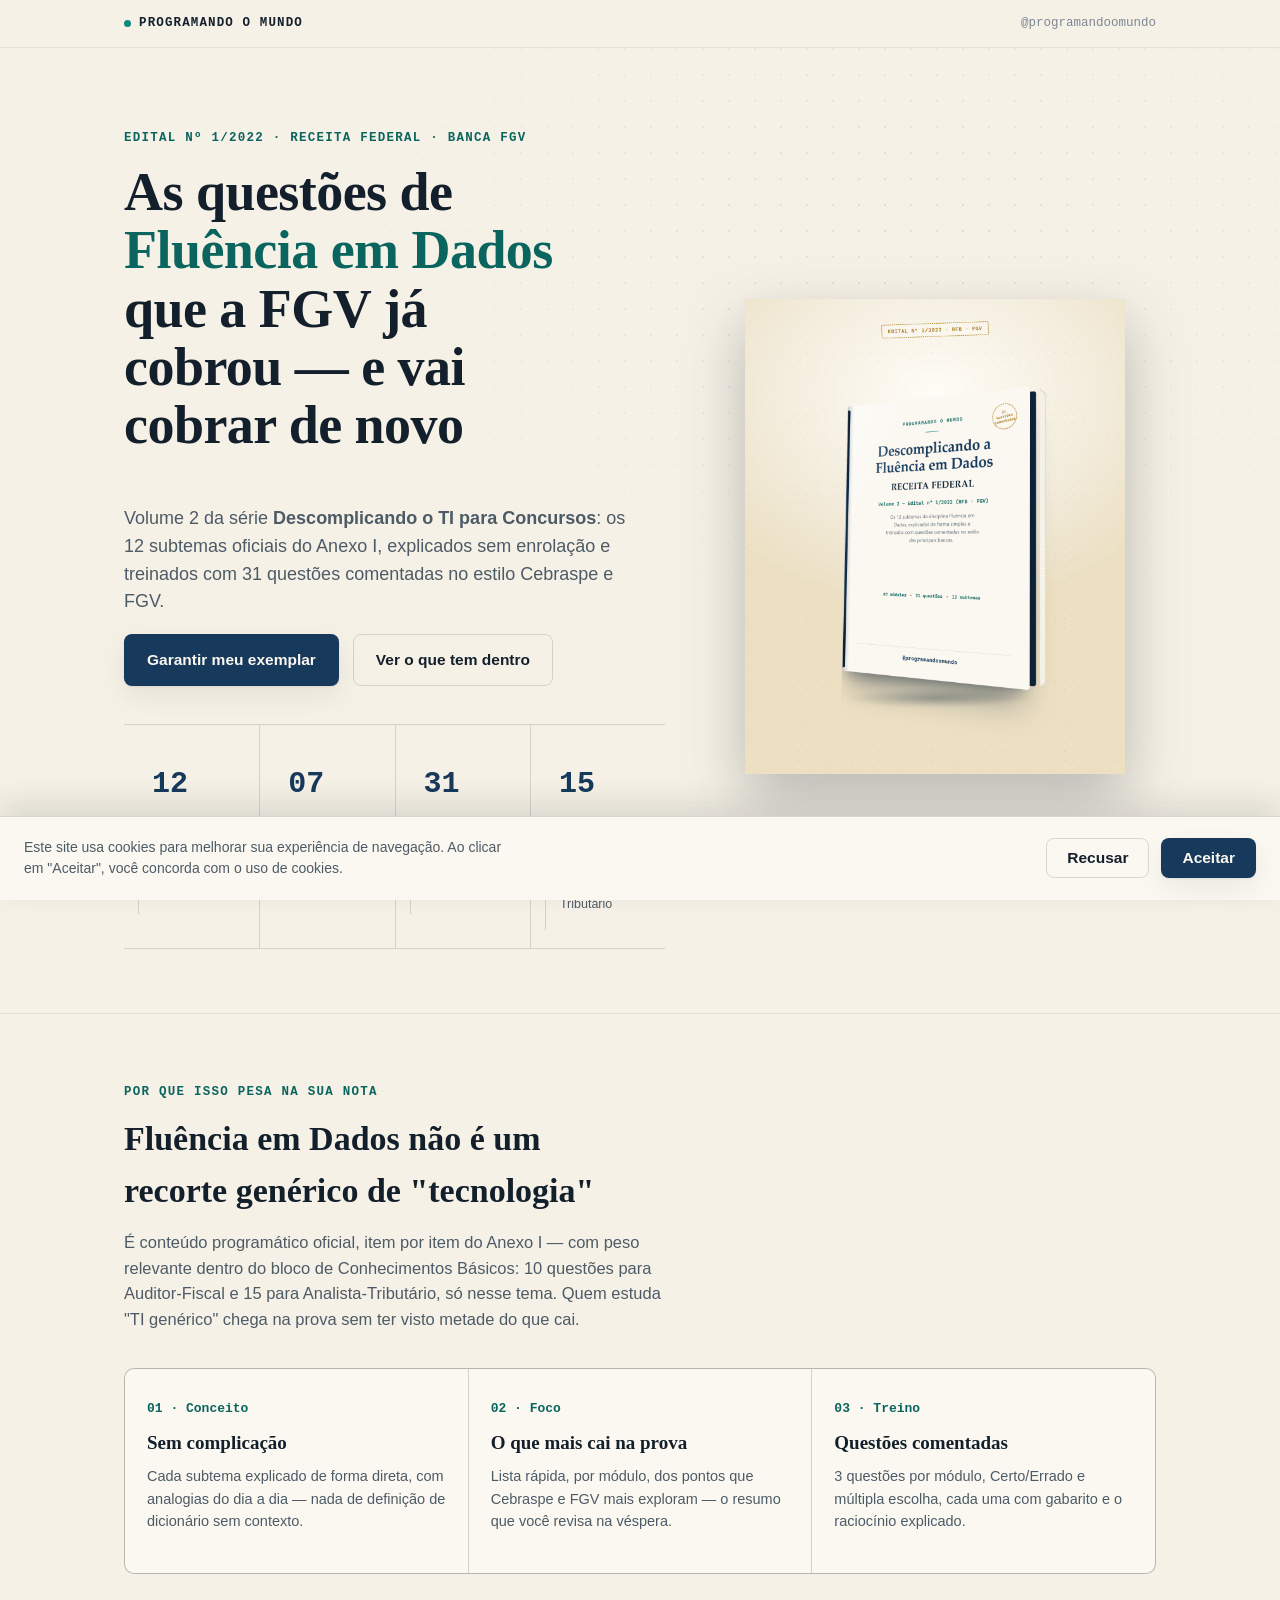
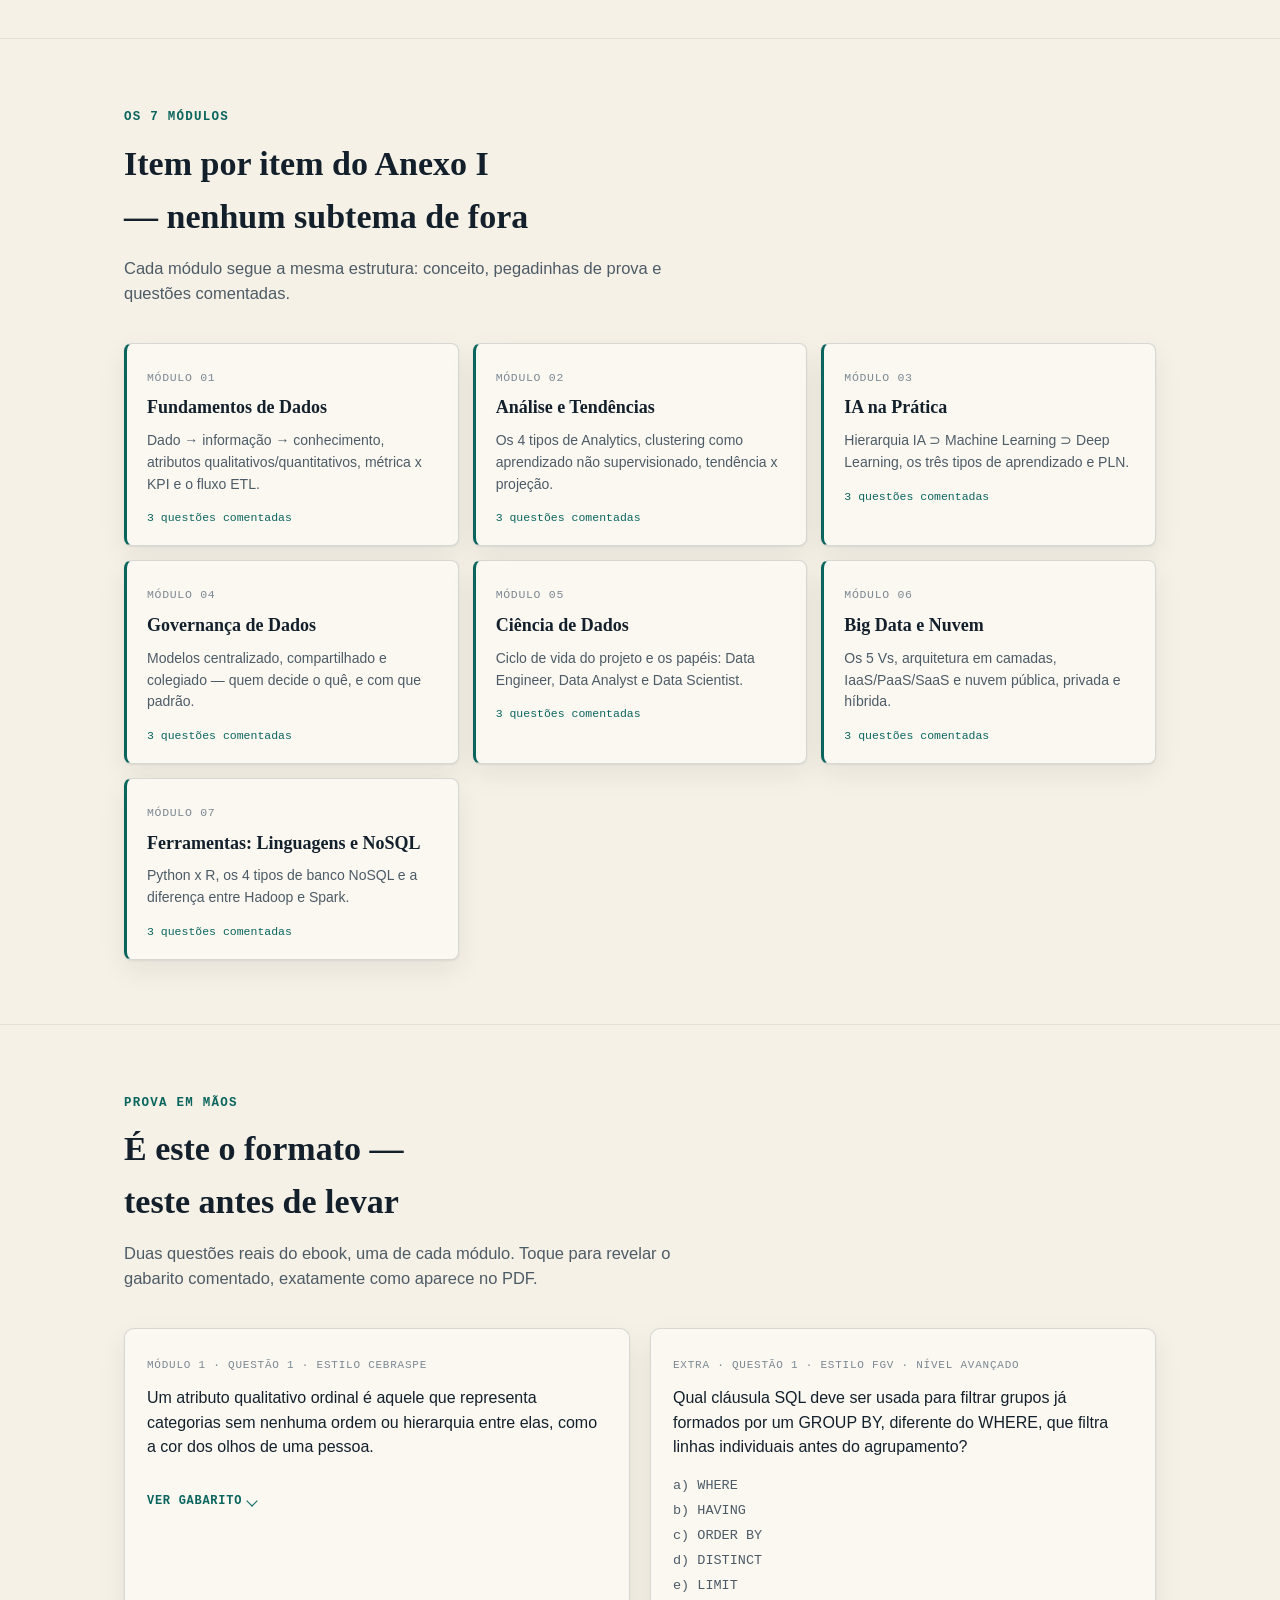
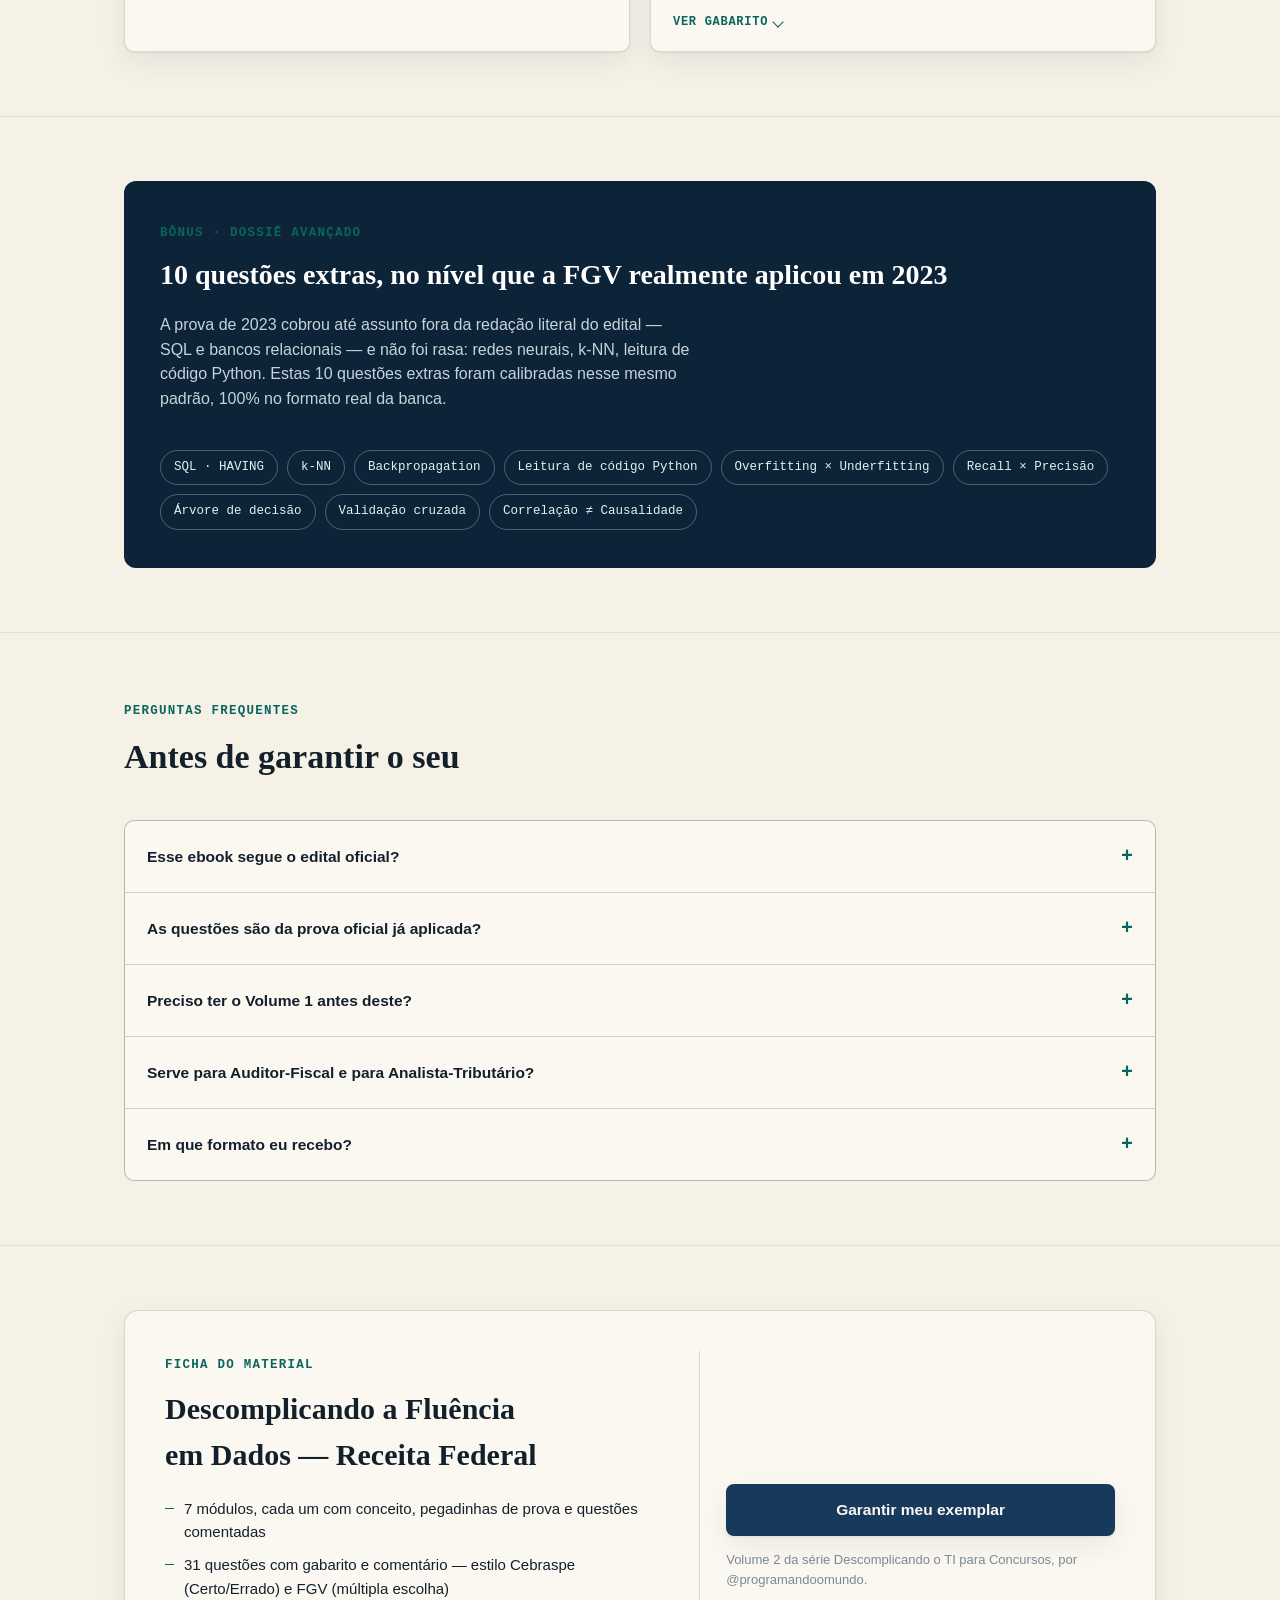
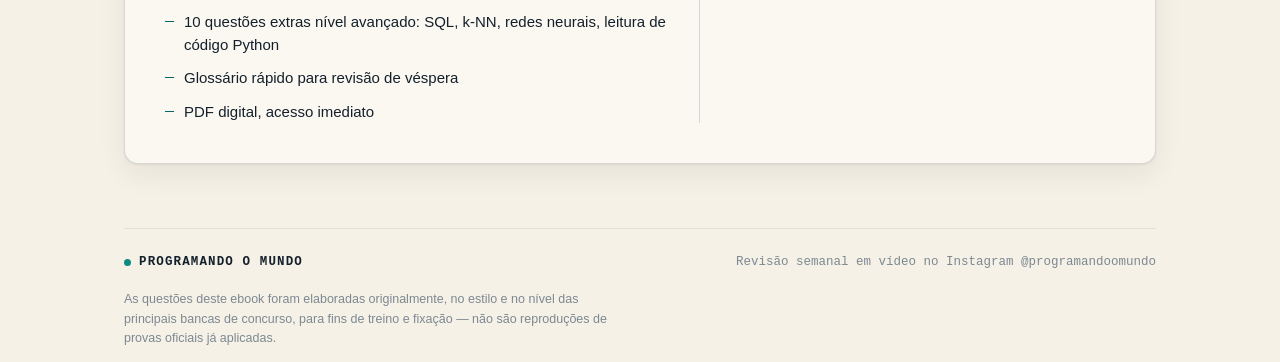
<file: fluencia-dados-rfb.html>
<!DOCTYPE html>
<html lang="pt-br">

<head>
    <meta charset="UTF-8">
    <meta name="viewport" content="width=device-width, initial-scale=1.0">
    <title>Fluência em Dados — Receita Federal | Programando o Mundo</title>
    <meta name="description" content="Descomplicando a Fluência em Dados — Receita Federal: os 12 subtemas do Edital nº 1/2022 (RFB/FGV), explicados sem enrolação e treinados com 31 questões comentadas.">
    <link rel="canonical" href="https://programando-o-mundo.com.br/fluencia-dados-rfb.html">
    <meta property="og:title" content="Fluência em Dados — Receita Federal | Programando o Mundo">
    <meta property="og:description" content="Os 12 subtemas do Edital nº 1/2022 (RFB/FGV), explicados sem enrolação e treinados com 31 questões comentadas.">
    <meta property="og:url" content="https://programando-o-mundo.com.br/fluencia-dados-rfb.html">
    <meta property="og:image" content="https://programando-o-mundo.com.br/img/ebook-fluencia-dados-capa.png">
    <meta property="og:type" content="website">
    <meta name="twitter:card" content="summary_large_image">
    <style>
        :root {
            --bg: #f6f1e6;
            --bg-alt: #eee5d1;
            --paper: #fbf8f1;
            --ink: #13202c;
            --ink-soft: #4d5b66;
            --ink-faint: #7c8892;
            --navy: #173a5c;
            --navy-deep: #0d2338;
            --teal: #0e8a80;
            --teal-deep: #0a655e;
            --gold: #b1801f;
            --ok: #1f7a4d;
            --err: #a92e21;
            --line: rgba(19, 32, 44, 0.15);
            --line-soft: rgba(19, 32, 44, 0.08);
            --shadow: 0 1px 2px rgba(19, 32, 44, 0.07), 0 10px 28px rgba(19, 32, 44, 0.07);
            --font-display: Charter, 'Iowan Old Style', 'Palatino Linotype', Georgia, 'Times New Roman', serif;
            --font-body: -apple-system, BlinkMacSystemFont, 'Segoe UI', Roboto, Helvetica, Arial, sans-serif;
            --font-mono: ui-monospace, 'SF Mono', 'Cascadia Code', 'Roboto Mono', Consolas, monospace;
        }

        @media (prefers-color-scheme: dark) {
            :root {
                --bg: #0a1620;
                --bg-alt: #0f202d;
                --paper: #0f202d;
                --ink: #eef2ef;
                --ink-soft: #aab8c0;
                --ink-faint: #7c8b93;
                --navy: #8fb8e3;
                --navy-deep: #cfe2f5;
                --teal: #37d2c6;
                --teal-deep: #22a99e;
                --gold: #e2ac5f;
                --ok: #57c286;
                --err: #f08a7c;
                --line: rgba(238, 242, 239, 0.16);
                --line-soft: rgba(238, 242, 239, 0.08);
                --shadow: 0 1px 2px rgba(0, 0, 0, 0.5), 0 14px 32px rgba(0, 0, 0, 0.4);
            }
        }

        :root[data-theme="dark"] {
            --bg: #0a1620;
            --bg-alt: #0f202d;
            --paper: #0f202d;
            --ink: #eef2ef;
            --ink-soft: #aab8c0;
            --ink-faint: #7c8b93;
            --navy: #8fb8e3;
            --navy-deep: #cfe2f5;
            --teal: #37d2c6;
            --teal-deep: #22a99e;
            --gold: #e2ac5f;
            --ok: #57c286;
            --err: #f08a7c;
            --line: rgba(238, 242, 239, 0.16);
            --line-soft: rgba(238, 242, 239, 0.08);
            --shadow: 0 1px 2px rgba(0, 0, 0, 0.5), 0 14px 32px rgba(0, 0, 0, 0.4);
        }

        :root[data-theme="light"] {
            --bg: #f6f1e6;
            --bg-alt: #eee5d1;
            --paper: #fbf8f1;
            --ink: #13202c;
            --ink-soft: #4d5b66;
            --ink-faint: #7c8892;
            --navy: #173a5c;
            --navy-deep: #0d2338;
            --teal: #0e8a80;
            --teal-deep: #0a655e;
            --gold: #b1801f;
            --ok: #1f7a4d;
            --err: #a92e21;
            --line: rgba(19, 32, 44, 0.15);
            --line-soft: rgba(19, 32, 44, 0.08);
            --shadow: 0 1px 2px rgba(19, 32, 44, 0.07), 0 10px 28px rgba(19, 32, 44, 0.07);
        }

        * {
            box-sizing: border-box;
        }

        html {
            -webkit-text-size-adjust: 100%;
        }

        body {
            margin: 0;
            background: var(--bg);
            color: var(--ink);
            font-family: var(--font-body);
            line-height: 1.55;
            -webkit-font-smoothing: antialiased;
        }

        img {
            max-width: 100%;
            display: block;
        }

        a {
            color: inherit;
        }

        .wrap {
            max-width: 1080px;
            margin: 0 auto;
            padding: 0 24px;
        }

        h1,
        h2,
        h3 {
            font-family: var(--font-display);
            font-weight: 600;
            color: var(--ink);
            text-wrap: balance;
            margin: 0;
        }

        .eyebrow {
            font-family: var(--font-mono);
            font-size: 12.5px;
            letter-spacing: .10em;
            text-transform: uppercase;
            color: var(--teal-deep);
            font-weight: 600;
        }

        ::selection {
            background: var(--teal);
            color: var(--paper);
        }

        :focus-visible {
            outline: 2.5px solid var(--teal);
            outline-offset: 3px;
            border-radius: 3px;
        }

        @media (prefers-reduced-motion: reduce) {

            * {
                animation-duration: .001ms !important;
                transition-duration: .001ms !important;
            }
        }

        /* ---------- header ---------- */
        header.site {
            position: sticky;
            top: 0;
            z-index: 40;
            background: color-mix(in srgb, var(--bg) 88%, transparent);
            backdrop-filter: blur(8px);
            border-bottom: 1px solid var(--line-soft);
        }

        .site-bar {
            display: flex;
            align-items: center;
            justify-content: space-between;
            padding: 14px 24px;
        }

        .wordmark {
            font-family: var(--font-mono);
            font-size: 12.5px;
            letter-spacing: .09em;
            text-transform: uppercase;
            font-weight: 700;
            display: flex;
            align-items: center;
            gap: 8px;
        }

        .wordmark .dot {
            width: 7px;
            height: 7px;
            border-radius: 50%;
            background: var(--teal);
            flex: none;
        }

        .handle {
            font-family: var(--font-mono);
            font-size: 12.5px;
            color: var(--ink-faint);
            display: none;
        }

        @media(min-width:640px) {
            .handle {
                display: inline;
            }
        }

        /* ---------- hero ---------- */
        .hero {
            position: relative;
            overflow: hidden;
            padding: 76px 0 64px;
        }

        .hero-grid-bg {
            position: absolute;
            inset: 0;
            pointer-events: none;
            background-image: radial-gradient(circle at 1px 1px, var(--line) 1px, transparent 1.6px);
            background-size: 26px 26px;
            -webkit-mask-image: radial-gradient(ellipse 70% 60% at 70% 20%, black 10%, transparent 72%);
            mask-image: radial-gradient(ellipse 70% 60% at 70% 20%, black 10%, transparent 72%);
            opacity: .55;
        }

        .hero-inner {
            position: relative;
            display: grid;
            grid-template-columns: 1fr;
            gap: 34px;
        }

        .hero-copy {
            display: grid;
            gap: 34px;
        }

        .hero-cover-img {
            width: 100%;
            height: auto;
            max-width: 260px;
            margin: 0 auto;
            display: block;
            filter: drop-shadow(0 24px 30px rgba(19, 32, 44, .28));
        }

        @media (min-width: 900px) {
            .hero-inner {
                grid-template-columns: 1.1fr .9fr;
                grid-template-rows: auto auto;
                column-gap: 48px;
                row-gap: 28px;
                align-items: start;
            }

            .hero-copy {
                grid-column: 1;
                grid-row: 1;
            }

            .statrow {
                grid-column: 1;
                grid-row: 2;
                margin-top: 0;
            }

            .hero-visual {
                grid-column: 2;
                grid-row: 1 / 3;
                align-self: center;
            }

            .hero-cover-img {
                max-width: 380px;
            }
        }

        .hero-top {
            display: flex;
            align-items: flex-start;
            justify-content: space-between;
            gap: 20px;
            flex-wrap: wrap;
        }

        .hero h1 {
            font-size: clamp(32px, 5.4vw, 54px);
            line-height: 1.08;
            letter-spacing: -.01em;
            max-width: 16ch;
        }

        .hero h1 em {
            font-style: normal;
            color: var(--teal-deep);
        }

        .hero-sub {
            font-size: 18px;
            color: var(--ink-soft);
            max-width: 52ch;
            margin-top: 16px;
        }

        .hero-ctas {
            display: flex;
            gap: 14px;
            flex-wrap: wrap;
            margin-top: 8px;
        }

        .btn {
            font-family: var(--font-body);
            font-weight: 600;
            font-size: 15.5px;
            border-radius: 8px;
            padding: 13px 22px;
            text-decoration: none;
            display: inline-flex;
            align-items: center;
            gap: 8px;
            border: 1.5px solid transparent;
            background: none;
            appearance: none;
            cursor: pointer;
            transition: transform .15s ease, box-shadow .15s ease, background .15s ease;
        }

        .btn:hover {
            transform: translateY(-1px);
        }

        .btn-primary {
            background: var(--navy);
            color: var(--paper);
            box-shadow: var(--shadow);
        }

        :root[data-theme="dark"] .btn-primary {
            background: var(--teal);
            color: var(--navy-deep);
        }

        @media (prefers-color-scheme:dark) {
            .btn-primary {
                background: var(--teal);
                color: #06211d;
            }
        }

        .btn-primary:hover {
            box-shadow: 0 6px 20px rgba(19, 32, 44, .22);
        }

        .btn-ghost {
            border-color: var(--line);
            color: var(--ink);
        }

        .btn-ghost:hover {
            border-color: var(--teal-deep);
            color: var(--teal-deep);
        }

        .statrow {
            display: grid;
            grid-template-columns: repeat(4, 1fr);
            gap: 0;
            border-top: 1px solid var(--line);
            border-bottom: 1px solid var(--line);
            margin-top: 10px;
        }

        .statrow div {
            padding: 18px 14px;
            border-left: 1px solid var(--line);
        }

        .statrow div:first-child {
            border-left: none;
        }

        .stat-num {
            font-family: var(--font-mono);
            font-weight: 700;
            font-size: clamp(22px, 3.2vw, 30px);
            color: var(--navy);
            font-variant-numeric: tabular-nums;
        }

        .stat-label {
            font-size: 12.5px;
            color: var(--ink-soft);
            margin-top: 3px;
            line-height: 1.3;
        }

        @media(max-width:700px) {
            .statrow {
                grid-template-columns: repeat(2, 1fr);
            }

            .statrow div:nth-child(3) {
                border-left: none;
            }
        }

        /* ---------- generic section ---------- */
        section {
            padding: 64px 0;
            border-top: 1px solid var(--line-soft);
        }

        .section-head {
            max-width: 62ch;
            margin-bottom: 36px;
        }

        .section-head h2 {
            font-size: clamp(24px, 3.4vw, 34px);
            margin-top: 10px;
        }

        .section-head p {
            color: var(--ink-soft);
            font-size: 16.5px;
            margin-top: 12px;
        }

        /* ---------- problem / three pillars ---------- */
        .pillars {
            display: grid;
            grid-template-columns: repeat(3, 1fr);
            gap: 1px;
            background: var(--line);
            border: 1px solid var(--line);
            border-radius: 10px;
            overflow: hidden;
        }

        .pillar {
            background: var(--paper);
            padding: 26px 22px;
        }

        .pillar .pnum {
            font-family: var(--font-mono);
            color: var(--teal-deep);
            font-weight: 700;
            font-size: 13px;
        }

        .pillar h3 {
            font-size: 19px;
            margin-top: 8px;
        }

        .pillar p {
            color: var(--ink-soft);
            font-size: 14.5px;
            margin-top: 8px;
        }

        @media(max-width:760px) {
            .pillars {
                grid-template-columns: 1fr;
            }
        }

        /* ---------- module dossier ---------- */
        .modgrid {
            display: grid;
            grid-template-columns: repeat(auto-fit, minmax(260px, 1fr));
            gap: 14px;
        }

        .modcard {
            background: var(--paper);
            border: 1px solid var(--line);
            border-left: 3px solid var(--teal-deep);
            border-radius: 8px;
            padding: 20px 20px 18px;
            box-shadow: var(--shadow);
            transition: transform .15s ease;
        }

        .modcard:hover {
            transform: translateY(-2px);
        }

        .modtag {
            font-family: var(--font-mono);
            font-size: 11.5px;
            letter-spacing: .06em;
            color: var(--ink-faint);
            text-transform: uppercase;
        }

        .modcard h3 {
            font-size: 18px;
            margin-top: 6px;
        }

        .modcard p {
            font-size: 14px;
            color: var(--ink-soft);
            margin-top: 8px;
        }

        .modcard .modq {
            font-family: var(--font-mono);
            font-size: 11.5px;
            color: var(--teal-deep);
            margin-top: 12px;
            display: block;
        }

        /* ---------- exam proof cards ---------- */
        .examgrid {
            display: grid;
            grid-template-columns: 1fr 1fr;
            gap: 20px;
        }

        @media(max-width:820px) {
            .examgrid {
                grid-template-columns: 1fr;
            }
        }

        details.exam-card {
            background: var(--paper);
            border: 1px solid var(--line);
            border-radius: 10px;
            box-shadow: var(--shadow);
            padding: 0;
            overflow: hidden;
        }

        details.exam-card summary {
            list-style: none;
            cursor: pointer;
            padding: 22px 22px 18px;
            position: relative;
        }

        details.exam-card summary::-webkit-details-marker {
            display: none;
        }

        .q-tag {
            font-family: var(--font-mono);
            font-size: 11px;
            letter-spacing: .07em;
            text-transform: uppercase;
            color: var(--ink-faint);
        }

        .q-text {
            font-size: 16px;
            margin-top: 10px;
            color: var(--ink);
        }

        .q-opts {
            margin: 12px 0 0;
            padding: 0;
            list-style: none;
            font-size: 14.5px;
            color: var(--ink-soft);
            display: grid;
            gap: 4px;
        }

        .q-opts li {
            font-family: var(--font-mono);
            font-size: 13.5px;
        }

        .q-toggle {
            font-family: var(--font-mono);
            font-size: 12px;
            color: var(--teal-deep);
            text-transform: uppercase;
            letter-spacing: .06em;
            display: inline-flex;
            align-items: center;
            gap: 6px;
            margin-top: 16px;
            font-weight: 700;
        }

        .q-toggle::after {
            content: "";
            width: 7px;
            height: 7px;
            border-right: 1.6px solid currentColor;
            border-bottom: 1.6px solid currentColor;
            transform: rotate(45deg);
            transition: transform .2s ease;
        }

        details[open] .q-toggle::after {
            transform: rotate(-135deg);
        }

        details[open] .q-toggle .lbl::before {
            content: "Ocultar gabarito";
        }

        .q-toggle .lbl::before {
            content: "Ver gabarito";
            font-size: 12px;
        }

        .q-toggle .lbl {
            font-size: 0;
        }

        .q-answer {
            border-top: 1px dashed var(--line);
            padding: 18px 22px 22px;
            background: var(--bg-alt);
        }

        .gabarito {
            font-family: var(--font-mono);
            font-weight: 700;
            font-size: 13px;
            letter-spacing: .04em;
            padding: 4px 10px;
            border-radius: 4px;
            display: inline-block;
        }

        .gabarito.err {
            color: var(--err);
            background: color-mix(in srgb, var(--err) 14%, transparent);
        }

        .gabarito.ok {
            color: var(--ok);
            background: color-mix(in srgb, var(--ok) 14%, transparent);
        }

        .q-answer p {
            font-size: 14.5px;
            color: var(--ink-soft);
            margin: 10px 0 0;
        }

        /* ---------- bonus dossier ---------- */
        .bonusbox {
            background: var(--navy-deep);
            color: #eef2ef;
            border-radius: 12px;
            padding: 38px 36px;
            display: grid;
            gap: 22px;
        }

        :root[data-theme="dark"] .bonusbox {
            background: var(--bg-alt);
            border: 1px solid var(--line);
        }

        @media (prefers-color-scheme:dark) {
            .bonusbox {
                background: var(--bg-alt);
                border: 1px solid var(--line);
            }
        }

        .bonusbox h2 {
            color: #fff;
            font-size: clamp(22px, 3vw, 28px);
        }

        :root[data-theme="dark"] .bonusbox h2 {
            color: var(--ink);
        }

        @media (prefers-color-scheme:dark) {
            .bonusbox h2 {
                color: var(--ink);
            }
        }

        .bonusbox p.lead {
            color: #c7d3da;
            font-size: 16px;
            max-width: 60ch;
        }

        :root[data-theme="dark"] .bonusbox p.lead {
            color: var(--ink-soft);
        }

        @media (prefers-color-scheme:dark) {
            .bonusbox p.lead {
                color: var(--ink-soft);
            }
        }

        .chips {
            display: flex;
            flex-wrap: wrap;
            gap: 9px;
        }

        .chip {
            font-family: var(--font-mono);
            font-size: 12.5px;
            color: #dff3f0;
            border: 1px solid rgba(255, 255, 255, .28);
            border-radius: 20px;
            padding: 7px 13px;
        }

        :root[data-theme="dark"] .chip {
            color: var(--ink);
            border-color: var(--line);
        }

        @media (prefers-color-scheme:dark) {
            .chip {
                color: var(--ink);
                border-color: var(--line);
            }
        }

        /* ---------- faq ---------- */
        .faq {
            display: grid;
            gap: 1px;
            background: var(--line);
            border: 1px solid var(--line);
            border-radius: 10px;
            overflow: hidden;
        }

        .faq details {
            background: var(--paper);
            padding: 20px 22px;
        }

        .faq summary {
            cursor: pointer;
            font-weight: 600;
            font-size: 15.5px;
            list-style: none;
            display: flex;
            justify-content: space-between;
            gap: 12px;
            align-items: center;
        }

        .faq summary::-webkit-details-marker {
            display: none;
        }

        .faq summary::after {
            content: "+";
            font-family: var(--font-mono);
            color: var(--teal-deep);
            font-size: 20px;
            flex: none;
        }

        .faq details[open] summary::after {
            content: "–";
        }

        .faq p {
            color: var(--ink-soft);
            font-size: 14.5px;
            margin: 12px 0 0;
            max-width: 64ch;
        }

        /* ---------- closing / ficha ---------- */
        .ficha {
            background: var(--paper);
            border: 1px solid var(--line);
            border-radius: 14px;
            padding: 40px;
            box-shadow: var(--shadow);
            display: grid;
            gap: 26px;
            grid-template-columns: 1.1fr .9fr;
        }

        @media(max-width:760px) {
            .ficha {
                grid-template-columns: 1fr;
                padding: 28px;
            }
        }

        .ficha h2 {
            font-size: clamp(24px, 3.4vw, 30px);
        }

        .ficha ul {
            list-style: none;
            margin: 18px 0 0;
            padding: 0;
            display: grid;
            gap: 10px;
        }

        .ficha li {
            display: flex;
            gap: 10px;
            font-size: 15px;
            align-items: flex-start;
        }

        .ficha li::before {
            content: "—";
            color: var(--teal-deep);
            font-family: var(--font-mono);
            flex: none;
        }

        .ficha-side {
            border-left: 1px solid var(--line);
            padding-left: 26px;
            display: flex;
            flex-direction: column;
            justify-content: center;
            gap: 14px;
        }

        @media(max-width:760px) {
            .ficha-side {
                border-left: none;
                border-top: 1px dashed var(--line);
                padding-left: 0;
                padding-top: 22px;
            }
        }

        .price-note {
            font-size: 13px;
            color: var(--ink-faint);
        }

        footer {
            padding: 40px 0 60px;
        }

        .foot-row {
            display: flex;
            flex-wrap: wrap;
            justify-content: space-between;
            gap: 16px;
            align-items: center;
            border-top: 1px solid var(--line-soft);
            padding-top: 24px;
        }

        .disclaimer {
            font-size: 12.5px;
            color: var(--ink-faint);
            max-width: 70ch;
            margin-top: 18px;
        }

        /* ---------- cookie banner ---------- */
        .cookie-banner {
            position: fixed;
            left: 0;
            right: 0;
            bottom: 0;
            z-index: 200;
            display: flex;
            flex-wrap: wrap;
            align-items: center;
            justify-content: space-between;
            gap: 18px;
            padding: 20px 24px;
            background: var(--paper);
            border-top: 1px solid var(--line);
            box-shadow: 0 -12px 30px rgba(19, 32, 44, .12);
            transform: translateY(120%);
            transition: transform .5s ease;
        }

        .cookie-banner.show {
            transform: translateY(0);
        }

        .cookie-banner[hidden] {
            display: none;
        }

        .cookie-banner p {
            color: var(--ink-soft);
            font-size: 14px;
            max-width: 64ch;
            margin: 0;
        }

        .cookie-actions {
            display: flex;
            gap: 12px;
            flex-shrink: 0;
        }

        .cookie-actions .btn {
            padding: 10px 20px;
            white-space: nowrap;
        }

        @media (max-width: 700px) {
            .cookie-banner {
                flex-direction: column;
                align-items: stretch;
                text-align: center;
            }

            .cookie-actions {
                justify-content: center;
            }
        }

        @media (prefers-reduced-motion: reduce) {
            .cookie-banner {
                transition: none;
            }
        }
    </style>
</head>

<body>

    <header class="site">
        <div class="wrap site-bar">
            <span class="wordmark"><span class="dot"></span>Programando o Mundo</span>
            <span class="handle">@programandoomundo</span>
        </div>
    </header>

    <main>
        <section class="hero" style="border-top:none;padding-top:76px;">
            <div class="hero-grid-bg"></div>
            <div class="wrap hero-inner">
                <div class="hero-copy">
                    <div class="hero-top">
                        <div>
                            <span class="eyebrow">Edital nº 1/2022 · Receita Federal · Banca FGV</span>
                            <h1 style="margin-top:14px;">As questões de <em>Fluência em Dados</em> que a FGV já cobrou — e vai cobrar de novo</h1>
                        </div>
                    </div>
                    <div>
                        <p class="hero-sub">Volume 2 da série <strong>Descomplicando o TI para Concursos</strong>: os 12 subtemas oficiais do Anexo I, explicados sem enrolação e treinados com 31 questões comentadas no estilo Cebraspe e FGV.</p>
                        <div class="hero-ctas">
                            <a class="btn btn-primary" href="https://pay.kiwify.com.br/naGXKpg" target="_blank" rel="noopener noreferrer">Garantir meu exemplar</a>
                            <a class="btn btn-ghost" href="#modulos">Ver o que tem dentro</a>
                        </div>
                    </div>
                </div>
                <div class="hero-visual">
                    <img class="hero-cover-img" src="img/ebook-fluencia-dados-capa.png" alt="Capa do ebook Descomplicando a Fluência em Dados — Receita Federal, Volume 2, Programando o Mundo" width="1200" height="1500">
                </div>
                <div class="statrow">
                    <div>
                        <div class="stat-num">12</div>
                        <div class="stat-label">subtemas oficiais do edital</div>
                    </div>
                    <div>
                        <div class="stat-num">07</div>
                        <div class="stat-label">módulos completos</div>
                    </div>
                    <div>
                        <div class="stat-num">31</div>
                        <div class="stat-label">questões comentadas com gabarito</div>
                    </div>
                    <div>
                        <div class="stat-num">15</div>
                        <div class="stat-label">questões possíveis · Analista-Tributário</div>
                    </div>
                </div>
            </div>
        </section>

        <section id="porque">
            <div class="wrap">
                <div class="section-head">
                    <span class="eyebrow">Por que isso pesa na sua nota</span>
                    <h2>Fluência em Dados não é um recorte genérico de "tecnologia"</h2>
                    <p>É conteúdo programático oficial, item por item do Anexo I — com peso relevante dentro do bloco de Conhecimentos Básicos: 10 questões para Auditor-Fiscal e 15 para Analista-Tributário, só nesse tema. Quem estuda "TI genérico" chega na prova sem ter visto metade do que cai.</p>
                </div>
                <div class="pillars">
                    <div class="pillar">
                        <span class="pnum">01 · Conceito</span>
                        <h3>Sem complicação</h3>
                        <p>Cada subtema explicado de forma direta, com analogias do dia a dia — nada de definição de dicionário sem contexto.</p>
                    </div>
                    <div class="pillar">
                        <span class="pnum">02 · Foco</span>
                        <h3>O que mais cai na prova</h3>
                        <p>Lista rápida, por módulo, dos pontos que Cebraspe e FGV mais exploram — o resumo que você revisa na véspera.</p>
                    </div>
                    <div class="pillar">
                        <span class="pnum">03 · Treino</span>
                        <h3>Questões comentadas</h3>
                        <p>3 questões por módulo, Certo/Errado e múltipla escolha, cada uma com gabarito e o raciocínio explicado.</p>
                    </div>
                </div>
            </div>
        </section>

        <section id="modulos">
            <div class="wrap">
                <div class="section-head">
                    <span class="eyebrow">Os 7 módulos</span>
                    <h2>Item por item do Anexo I — nenhum subtema de fora</h2>
                    <p>Cada módulo segue a mesma estrutura: conceito, pegadinhas de prova e questões comentadas.</p>
                </div>
                <div class="modgrid">
                    <div class="modcard">
                        <span class="modtag">Módulo 01</span>
                        <h3>Fundamentos de Dados</h3>
                        <p>Dado → informação → conhecimento, atributos qualitativos/quantitativos, métrica x KPI e o fluxo ETL.</p>
                        <span class="modq">3 questões comentadas</span>
                    </div>
                    <div class="modcard">
                        <span class="modtag">Módulo 02</span>
                        <h3>Análise e Tendências</h3>
                        <p>Os 4 tipos de Analytics, clustering como aprendizado não supervisionado, tendência x projeção.</p>
                        <span class="modq">3 questões comentadas</span>
                    </div>
                    <div class="modcard">
                        <span class="modtag">Módulo 03</span>
                        <h3>IA na Prática</h3>
                        <p>Hierarquia IA ⊃ Machine Learning ⊃ Deep Learning, os três tipos de aprendizado e PLN.</p>
                        <span class="modq">3 questões comentadas</span>
                    </div>
                    <div class="modcard">
                        <span class="modtag">Módulo 04</span>
                        <h3>Governança de Dados</h3>
                        <p>Modelos centralizado, compartilhado e colegiado — quem decide o quê, e com que padrão.</p>
                        <span class="modq">3 questões comentadas</span>
                    </div>
                    <div class="modcard">
                        <span class="modtag">Módulo 05</span>
                        <h3>Ciência de Dados</h3>
                        <p>Ciclo de vida do projeto e os papéis: Data Engineer, Data Analyst e Data Scientist.</p>
                        <span class="modq">3 questões comentadas</span>
                    </div>
                    <div class="modcard">
                        <span class="modtag">Módulo 06</span>
                        <h3>Big Data e Nuvem</h3>
                        <p>Os 5 Vs, arquitetura em camadas, IaaS/PaaS/SaaS e nuvem pública, privada e híbrida.</p>
                        <span class="modq">3 questões comentadas</span>
                    </div>
                    <div class="modcard">
                        <span class="modtag">Módulo 07</span>
                        <h3>Ferramentas: Linguagens e NoSQL</h3>
                        <p>Python x R, os 4 tipos de banco NoSQL e a diferença entre Hadoop e Spark.</p>
                        <span class="modq">3 questões comentadas</span>
                    </div>
                </div>
            </div>
        </section>

        <section id="prova">
            <div class="wrap">
                <div class="section-head">
                    <span class="eyebrow">Prova em mãos</span>
                    <h2>É este o formato — teste antes de levar</h2>
                    <p>Duas questões reais do ebook, uma de cada módulo. Toque para revelar o gabarito comentado, exatamente como aparece no PDF.</p>
                </div>
                <div class="examgrid">
                    <details class="exam-card">
                        <summary>
                            <span class="q-tag">Módulo 1 · Questão 1 · estilo Cebraspe</span>
                            <p class="q-text">Um atributo qualitativo ordinal é aquele que representa categorias sem nenhuma ordem ou hierarquia entre elas, como a cor dos olhos de uma pessoa.</p>
                            <span class="q-toggle"><span class="lbl"></span></span>
                        </summary>
                        <div class="q-answer">
                            <span class="gabarito err">GABARITO: ERRADO</span>
                            <p>Essa descrição corresponde ao atributo qualitativo nominal. O ordinal, ao contrário, tem uma ordem natural entre as categorias — como nível de escolaridade ou classificação de risco.</p>
                        </div>
                    </details>
                    <details class="exam-card">
                        <summary>
                            <span class="q-tag">Extra · Questão 1 · estilo FGV · nível avançado</span>
                            <p class="q-text">Qual cláusula SQL deve ser usada para filtrar grupos já formados por um GROUP BY, diferente do WHERE, que filtra linhas individuais antes do agrupamento?</p>
                            <ul class="q-opts">
                                <li>a) WHERE</li>
                                <li>b) HAVING</li>
                                <li>c) ORDER BY</li>
                                <li>d) DISTINCT</li>
                                <li>e) LIMIT</li>
                            </ul>
                            <span class="q-toggle"><span class="lbl"></span></span>
                        </summary>
                        <div class="q-answer">
                            <span class="gabarito ok">GABARITO: B — HAVING</span>
                            <p>WHERE filtra linhas antes de agrupar; HAVING filtra os grupos já formados pelo GROUP BY, com base em uma condição sobre valores agregados. Tema que já apareceu em prova real da FGV para a Receita Federal.</p>
                        </div>
                    </details>
                </div>
            </div>
        </section>

        <section id="extras">
            <div class="wrap">
                <div class="bonusbox">
                    <div>
                        <span class="eyebrow">Bônus · dossiê avançado</span>
                        <h2 style="margin-top:10px;">10 questões extras, no nível que a FGV realmente aplicou em 2023</h2>
                        <p class="lead">A prova de 2023 cobrou até assunto fora da redação literal do edital — SQL e bancos relacionais — e não foi rasa: redes neurais, k-NN, leitura de código Python. Estas 10 questões extras foram calibradas nesse mesmo padrão, 100% no formato real da banca.</p>
                    </div>
                    <div class="chips">
                        <span class="chip">SQL · HAVING</span>
                        <span class="chip">k-NN</span>
                        <span class="chip">Backpropagation</span>
                        <span class="chip">Leitura de código Python</span>
                        <span class="chip">Overfitting × Underfitting</span>
                        <span class="chip">Recall × Precisão</span>
                        <span class="chip">Árvore de decisão</span>
                        <span class="chip">Validação cruzada</span>
                        <span class="chip">Correlação ≠ Causalidade</span>
                    </div>
                </div>
            </div>
        </section>

        <section id="faq">
            <div class="wrap">
                <div class="section-head">
                    <span class="eyebrow">Perguntas frequentes</span>
                    <h2>Antes de garantir o seu</h2>
                </div>
                <div class="faq">
                    <details>
                        <summary>Esse ebook segue o edital oficial?</summary>
                        <p>Sim. É o conteúdo programático de Fluência em Dados exatamente como aparece no Anexo I do Edital nº 1/2022 (RFB, banca FGV) — item por item, sem recorte genérico de tecnologia.</p>
                    </details>
                    <details>
                        <summary>As questões são da prova oficial já aplicada?</summary>
                        <p>Não. Foram elaboradas originalmente, no estilo e no nível das principais bancas de concurso, para fins de treino e fixação — não são reproduções de provas já aplicadas.</p>
                    </details>
                    <details>
                        <summary>Preciso ter o Volume 1 antes deste?</summary>
                        <p>Não é obrigatório. Mas os módulos 4 (Banco de Dados) e 9 (Estrutura de Dados) do Volume 1 são uma base complementar útil, principalmente para os módulos 6 e 7 deste volume.</p>
                    </details>
                    <details>
                        <summary>Serve para Auditor-Fiscal e para Analista-Tributário?</summary>
                        <p>Sim. Os 12 subtemas cobrados são comuns aos dois cargos — o que muda é apenas o número de questões do tema na prova (10 e 15, respectivamente).</p>
                    </details>
                    <details>
                        <summary>Em que formato eu recebo?</summary>
                        <p>PDF digital, com acesso imediato após a confirmação — mesmo formato usado nas capturas de tela desta página.</p>
                    </details>
                </div>
            </div>
        </section>

        <section id="ficha">
            <div class="wrap">
                <div class="ficha">
                    <div>
                        <span class="eyebrow">Ficha do material</span>
                        <h2 style="margin-top:10px;">Descomplicando a Fluência em Dados — Receita Federal</h2>
                        <ul>
                            <li>7 módulos, cada um com conceito, pegadinhas de prova e questões comentadas</li>
                            <li>31 questões com gabarito e comentário — estilo Cebraspe (Certo/Errado) e FGV (múltipla escolha)</li>
                            <li>10 questões extras nível avançado: SQL, k-NN, redes neurais, leitura de código Python</li>
                            <li>Glossário rápido para revisão de véspera</li>
                            <li>PDF digital, acesso imediato</li>
                        </ul>
                    </div>
                    <div class="ficha-side">
                        <a class="btn btn-primary" href="https://pay.kiwify.com.br/naGXKpg" target="_blank" rel="noopener noreferrer" style="justify-content:center;">Garantir meu exemplar</a>
                        <span class="price-note">Volume 2 da série Descomplicando o TI para Concursos, por @programandoomundo.</span>
                    </div>
                </div>
            </div>
        </section>
    </main>

    <footer class="wrap">
        <div class="foot-row">
            <span class="wordmark"><span class="dot"></span>Programando o Mundo</span>
            <span class="handle" style="display:inline;">Revisão semanal em vídeo no Instagram @programandoomundo</span>
        </div>
        <p class="disclaimer">As questões deste ebook foram elaboradas originalmente, no estilo e no nível das principais bancas de concurso, para fins de treino e fixação — não são reproduções de provas oficiais já aplicadas.</p>
    </footer>

    <div class="cookie-banner" id="cookieBanner" role="dialog" aria-live="polite" aria-label="Aviso de cookies">
        <p>
            Este site usa cookies para melhorar sua experiência de navegação. Ao clicar em "Aceitar", você
            concorda com o uso de cookies.
        </p>
        <div class="cookie-actions">
            <button type="button" class="btn btn-ghost" id="cookieDecline">Recusar</button>
            <button type="button" class="btn btn-primary" id="cookieAccept">Aceitar</button>
        </div>
    </div>

    <script src="cookie-consent.js"></script>
</body>

</html>
</file>
<file: style.css>
/* Importação de Fonte Moderna */
@import url('https://fonts.googleapis.com/css2?family=Inter:wght@300;400;600;700&display=swap');

:root {
    --bg-color: #0f172a;
    --card-bg: #1e293b;
    --text-main: #f8fafc;
    --text-sec: #94a3b8;
    --accent: #38bdf8; /* Ciano Neon */
    --accent-hover: #0ea5e9;
    --gradient: linear-gradient(135deg, #38bdf8 0%, #818cf8 100%);
}

* {
    margin: 0;
    padding: 0;
    box-sizing: border-box;
    font-family: 'Inter', sans-serif;
    scroll-behavior: smooth;
}


body {
    background-color: #0f172a; /* Cor base */
    color: var(--text-main);
    overflow-x: hidden;
    
    /* EFEITO DE LUZ DE FUNDO (GLOW) */
    background-image: 
        /* Luz Azul ciano no canto superior esquerdo */
        radial-gradient(circle at 10% 20%, rgba(56, 189, 248, 0.15) 0%, transparent 40%),
        /* Luz Roxa no canto inferior direito */
        radial-gradient(circle at 90% 80%, rgba(129, 140, 248, 0.15) 0%, transparent 40%);
        
    background-attachment: fixed; /* O fundo fica parado enquanto você rola */
}

/* Adicione isso logo após o bloco body no seu CSS */
body::before {
    content: "";
    position: fixed;
    top: 0;
    left: 0;
    width: 100%;
    height: 100%;
    /* Cria uma grade sutil */
    background-image: linear-gradient(rgba(255, 255, 255, 0.03) 1px, transparent 1px),
                      linear-gradient(90deg, rgba(255, 255, 255, 0.03) 1px, transparent 1px);
    background-size: 50px 50px; /* Tamanho dos quadrados da grade */
    z-index: -1; /* Fica atrás de tudo */
    pointer-events: none;
}

/* Navbar com efeito de vidro */
.navbar {
    position: fixed;
    top: 0;
    width: 100%;
    padding: 1.5rem 5%;
    display: flex;
    justify-content: space-between;
    align-items: center;
    background: rgba(15, 23, 42, 0.8);
    backdrop-filter: blur(10px);
    z-index: 1000;
    border-bottom: 1px solid rgba(255,255,255,0.05);
}

.logo {
    font-size: 1.5rem;
    font-weight: 700;
    color: var(--text-main);
}
.logo span { color: var(--accent); }

.nav-links {
    list-style: none;
    display: flex;
    gap: 2rem;
}

.nav-links a {
    text-decoration: none;
    color: var(--text-sec);
    font-weight: 500;
    transition: 0.3s;
}

.nav-links a:hover { color: var(--accent); }

/* Seções Gerais */
section {
    padding: 6rem 10%;
    min-height: 80vh;
    display: flex;
    flex-direction: column;
    justify-content: center;
}

.section-title {
    font-size: 2.5rem;
    text-align: center;
    margin-bottom: 3rem;
    background: var(--gradient);
    -webkit-background-clip: text;
    background-clip: text;
    -webkit-text-fill-color: transparent;
}

/* Hero Section */
.hero-content h3 { font-size: 1.5rem; color: var(--accent); }
.hero-content h1 { font-size: 4rem; margin: 10px 0; }
.hero-content p { font-size: 1.2rem; color: var(--text-sec); max-width: 600px; }
.highlight { color: var(--accent); font-weight: 600; }

.hero-container {
    display: flex;
    align-items: center;
    justify-content: space-between;
    gap: 3rem;
    width: 100%;
}

.hero-text h1 { font-size: 3.5rem; line-height: 1.1; }
.hero-text h2 { color: var(--accent); font-size: 1rem; margin-bottom: 1rem; font-weight: 500; }

/* Botões Estilizados */
.hero-btns { margin: 2rem 0; display: flex; gap: 1rem; }
.btn.secondary {
    background: transparent;
    border: 2px solid var(--accent);
    color: var(--accent);
}
.btn.secondary:hover { background: rgba(56, 189, 248, 0.1); }

/* Foto com efeito Neon */
.hero-img { flex: 1; display: flex; justify-content: center; }
.img-border {
    width: 300px;
    height: 300px;
    border-radius: 50%;
    background: var(--gradient);
    padding: 5px; /* Espessura da borda colorida */
    box-shadow: 0 0 30px rgba(56, 189, 248, 0.3);
    animation: float 6s ease-in-out infinite;
}
.img-border img {
    width: 100%;
    height: 100%;
    border-radius: 50%;
    object-fit: cover;
    border: 5px solid var(--bg-color); /* Separa a foto da borda neon */
}

/* Animação de flutuar */
@keyframes float {
    0% { transform: translateY(0px); }
    50% { transform: translateY(-20px); }
    100% { transform: translateY(0px); }
}

@media (max-width: 900px) {
    .hero-container { flex-direction: column-reverse; text-align: center; }
    .hero-btns { justify-content: center; }
}

.btn {
    display: inline-block;
    margin-top: 2rem;
    padding: 12px 30px;
    background: var(--gradient);
    color: #fff;
    text-decoration: none;
    border-radius: 5px;
    font-weight: 600;
    transition: transform 0.3s;
}
.btn:hover { transform: translateY(-3px); box-shadow: 0 0 15px rgba(56, 189, 248, 0.4); }

.social-links { margin-top: 1.5rem; }
.social-links a { color: var(--text-sec); font-size: 1.5rem; margin-right: 15px; transition: 0.3s; }
.social-links a:hover { color: var(--accent); }

/* Grids e Cards */
.grid-container {
    display: grid;
    grid-template-columns: repeat(auto-fit, minmax(300px, 1fr));
    gap: 2rem;
}

.card, .info-card {
    background: var(--card-bg);
    padding: 2rem;
    border-radius: 15px;
    border: 1px solid rgba(255,255,255,0.05);
    transition: 0.4s ease;
    position: relative;
    overflow: hidden;
}

.card:hover, .info-card:hover {
    transform: translateY(-10px);
    border-color: var(--accent);
    box-shadow: 0 10px 30px rgba(0,0,0,0.3);
}

/* Efeito de Overlay na imagem do card */
.project-overlay {
    position: absolute;
    top: 10px;
    right: 10px;
    background: rgba(56, 189, 248, 0.2);
    backdrop-filter: blur(5px);
    padding: 5px 10px;
    border-radius: 20px;
    border: 1px solid var(--accent);
}
.project-overlay span {
    font-size: 0.7rem;
    color: #fff;
    font-weight: 600;
    text-transform: uppercase;
    letter-spacing: 1px;
}

/* Container da imagem no topo do card */
.card-image {
    height: 180px; /* Aumentei um pouco para dar mais destaque */
    width: 100%;
    background: #1e293b; /* Cor de fundo caso a imagem demore a carregar */
    position: relative;
    overflow: hidden; /* Essencial para o efeito de zoom não "vazar" do card */
    border-bottom: 1px solid rgba(255,255,255,0.05);
}

/* A imagem em si */
.card-image img {
    width: 100%;
    height: 100%;
    /* O SEGREDO: object-fit: cover faz a imagem preencher o espaço sem distorcer, 
       cortando as bordas se necessário (igual background-size: cover) */
    object-fit: cover; 
    transition: transform 0.5s ease; /* Suavidade para o hover */
}

/* Efeito de Zoom Suave ao passar o mouse no card */
.card:hover .card-image img {
    transform: scale(1.05);
}

/* Ajuste do Overlay para ficar acima da imagem */
.project-overlay {
    z-index: 2;
    /* Mantém o restante do CSS do overlay que já tínhamos */
    position: absolute;
    top: 10px;
    right: 10px;
    background: rgba(56, 189, 248, 0.2);
    backdrop-filter: blur(5px);
    padding: 5px 10px;
    border-radius: 20px;
    border: 1px solid var(--accent);
}

.card-icon { font-size: 2rem; color: var(--accent); margin-bottom: 1rem; }
.tags span {
    display: inline-block;
    background: rgba(56, 189, 248, 0.1);
    color: var(--accent);
    padding: 5px 10px;
    border-radius: 20px;
    font-size: 0.8rem;
    margin-right: 5px;
    margin-top: 10px;
}

/* Seção IA (Layout Diferenciado) */
.cards-horizontal {
    display: flex;
    flex-wrap: wrap;
    gap: 2rem;
    justify-content: center;
}
.info-card { flex: 1 1 300px; text-align: left; }
.info-card i { color: #818cf8; font-size: 1.5rem; margin-right: 10px; }

/* Tech Grid */
.tech-grid {
    display: flex;
    flex-wrap: wrap;
    justify-content: center;
    gap: 2rem;
}
.tech-item {
    display: flex;
    flex-direction: column;
    align-items: center;
    color: var(--text-sec);
    transition: 0.3s;
}
.tech-item i { font-size: 3rem; margin-bottom: 10px; }
.tech-item:hover { color: var(--accent); transform: scale(1.1); }

/* Animações de Entrada (Scroll) */
.hidden {
    opacity: 0;
    transform: translateY(50px);
    transition: all 1s ease-out;
}
.show {
    opacity: 1;
    transform: translateY(0);
}

footer {
    text-align: center;
    padding: 2rem;
    background: rgba(15, 23, 42, 0.95);
    color: var(--text-sec);
    border-top: 1px solid rgba(255,255,255,0.05);
}

/* Aviso de cookies (LGPD) */
.cookie-banner {
    position: fixed;
    left: 0;
    right: 0;
    bottom: 0;
    z-index: 2000;
    display: flex;
    flex-wrap: wrap;
    align-items: center;
    justify-content: space-between;
    gap: 1.5rem;
    padding: 1.25rem 5%;
    background: rgba(15, 23, 42, 0.92);
    backdrop-filter: blur(10px);
    border-top: 1px solid rgba(255, 255, 255, 0.08);
    box-shadow: 0 -10px 30px rgba(0, 0, 0, 0.3);
    transform: translateY(120%);
    transition: transform 0.5s ease;
}

.cookie-banner.show {
    transform: translateY(0);
}

.cookie-banner[hidden] {
    display: none;
}

.cookie-banner p {
    color: var(--text-sec);
    font-size: 0.95rem;
    max-width: 640px;
    margin: 0;
}

.cookie-actions {
    display: flex;
    gap: 1rem;
    flex-shrink: 0;
}

.cookie-actions .btn {
    margin-top: 0;
    padding: 10px 24px;
    white-space: nowrap;
}

@media (max-width: 700px) {
    .cookie-banner {
        flex-direction: column;
        align-items: stretch;
        text-align: center;
    }

    .cookie-actions {
        justify-content: center;
    }
}

@media (prefers-reduced-motion: reduce) {
    .cookie-banner {
        transition: none;
    }
}

/* Responsivo */
@media (max-width: 768px) {
    .nav-links {
        position: absolute;
        top: 70px;
        right: 5%;
        background: var(--card-bg);
        flex-direction: column;
        gap: 1.5rem;
        width: 200px;
        padding: 2rem 1rem;
        border-radius: 10px;
        box-shadow: 0 8px 24px rgba(0,0,0,0.2);
        display: none;
        z-index: 999;
    }
    .nav-links.active {
        display: flex;
    }
    .menu-toggle {
        display: block;
        cursor: pointer;
        font-size: 2rem;
        color: var(--accent);
        z-index: 1001;
    }
    .menu-toggle.active i {
        color: var(--accent-hover);
    }
    .hero-content h1 { font-size: 2.5rem; }
}

/* Esconde o menu-toggle em desktop */
.menu-toggle {
    display: none;
}
@media (max-width: 768px) {
    .menu-toggle {
        display: block;
    }
}


/* Container Geral dos Projetos */
.projects-wrapper {
    display: flex;
    flex-direction: column;
    gap: 8rem; /* Espaço generoso entre os projetos */
    padding: 2rem 0;
}

/* A Linha do Projeto */
.project-row {
    display: flex;
    align-items: center;
    gap: 4rem;
    position: relative;
}

/* Classe para inverter a ordem (Texto - Imagem) */
.project-row.inverted {
    flex-direction: row-reverse;
}

/* Área da Imagem (Visual) */
.project-visual {
    flex: 1.2; /* Ocupa um pouco mais de espaço que o texto */
    position: relative;
    border-radius: 12px;
    overflow: hidden;
    box-shadow: 0 20px 40px rgba(0,0,0,0.4);
    border: 1px solid rgba(255,255,255,0.1);
    transition: transform 0.4s ease;
}

/* Efeito de "Glow" atrás da imagem */
.project-visual::before {
    content: '';
    position: absolute;
    top: 0; left: 0; width: 100%; height: 100%;
    background: var(--gradient);
    opacity: 0.15;
    z-index: 1; /* Fica acima da img mas com blend mode se quiser */
    pointer-events: none;
    mix-blend-mode: overlay;
}

.project-visual img {
    width: 100%;
    height: auto;
    display: block;
    transition: transform 0.5s ease;
}

/* Interação ao passar o mouse */
.project-row:hover .project-visual {
    transform: translateY(-5px);
    border-color: var(--accent);
}
.project-row:hover .project-visual img {
    transform: scale(1.03);
}

/* Área de Texto (Info) */
.project-info {
    flex: 0.8;
}

.project-cat {
    color: var(--accent);
    font-size: 0.9rem;
    font-weight: 600;
    text-transform: uppercase;
    letter-spacing: 2px;
    margin-bottom: 0.5rem;
    display: block;
}

.project-info h3 {
    font-size: 2.2rem;
    margin-bottom: 1.5rem;
    color: var(--text-main);
}

.project-info p {
    color: var(--text-sec);
    font-size: 1.1rem;
    line-height: 1.7;
    margin-bottom: 2rem;
}

/* Lista de Tecnologias (Minimalista) */
.tech-stack-clean {
    display: flex;
    gap: 15px;
    margin-bottom: 2rem;
    font-family: monospace; /* Fonte técnica */
}
.tech-stack-clean span {
    color: var(--text-main);
    font-size: 0.9rem;
    border-bottom: 1px solid var(--accent); /* Linha sutil abaixo */
    padding-bottom: 2px;
}

/* Links em texto (Mais elegante que botões grandes) */
.project-links {
    display: flex;
    gap: 20px;
}

.link-text {
    color: var(--text-main);
    text-decoration: none;
    font-weight: 600;
    display: flex;
    align-items: center;
    gap: 8px;
    transition: 0.3s;
}

.link-text:hover {
    color: var(--accent);
    transform: translateX(5px);
}

/* RESPONSIVIDADE */
@media (max-width: 900px) {
    .project-row, .project-row.inverted {
        flex-direction: column;
        gap: 2rem;
    }
    
    .project-visual {
        width: 100%;
    }
    
    .project-info {
        width: 100%;
        text-align: left; /* Ou center se preferir */
    }
}


/* Cabeçalho centralizado da seção */
.section-header-center {
    text-align: center;
    max-width: 700px;
    margin: 0 auto 4rem auto;
}
.section-subtitle {
    color: var(--text-sec);
    font-size: 1.1rem;
    line-height: 1.6;
}

/* Grid da Automação */
.automation-grid {
    display: grid;
    grid-template-columns: repeat(auto-fit, minmax(300px, 1fr));
    gap: 2rem;
    align-items: stretch; /* Faz todos os cards terem a mesma altura */
}

/* Card de Automação */
.auto-card {
    background: rgba(30, 41, 59, 0.4); /* Fundo semi-transparente */
    backdrop-filter: blur(10px);
    border: 1px solid rgba(255,255,255,0.05);
    border-radius: 16px;
    padding: 2.5rem;
    transition: 0.3s ease;
    display: flex;
    flex-direction: column;
    position: relative;
    overflow: hidden;
}

/* Efeito Hover */
.auto-card:hover {
    transform: translateY(-5px);
    border-color: var(--accent);
    background: rgba(30, 41, 59, 0.7);
    box-shadow: 0 10px 40px rgba(0,0,0,0.2);
}

/* Destaque para o card do meio (IA/RAG) */
.auto-card.featured {
    border: 1px solid rgba(56, 189, 248, 0.3);
    background: linear-gradient(145deg, rgba(30, 41, 59, 0.6), rgba(15, 23, 42, 0.8));
}
.auto-card.featured::before {
    content: '';
    position: absolute;
    top: 0; left: 0; width: 100%; height: 3px;
    background: var(--gradient);
}

/* Ícones */
.auto-icon {
    width: 60px;
    height: 60px;
    background: rgba(255,255,255,0.05);
    border-radius: 12px;
    display: flex;
    align-items: center;
    justify-content: center;
    margin-bottom: 1.5rem;
    font-size: 1.8rem;
    color: var(--accent);
}

.auto-content h3 {
    margin-bottom: 1rem;
    font-size: 1.4rem;
    color: var(--text-main);
}
.auto-content p {
    color: var(--text-sec);
    font-size: 0.95rem;
    line-height: 1.6;
    margin-bottom: 2rem;
    flex-grow: 1; /* Empurra as tags para baixo */
}

/* Lista de Ferramentas (Tags) */
.tools-list {
    display: flex;
    flex-wrap: wrap;
    gap: 10px;
}

.tool-badge {
    font-size: 0.75rem;
    padding: 6px 12px;
    border-radius: 20px;
    background: #0f172a;
    border: 1px solid rgba(255,255,255,0.1);
    color: var(--text-sec);
    font-weight: 500;
}

/* Cores específicas para ferramentas chave */
.tool-badge.n8n { color: #ff6b6b; border-color: rgba(255, 107, 107, 0.2); }
.tool-badge.google { color: #34a853; border-color: rgba(52, 168, 83, 0.2); }
.tool-badge.qdrant { color: #b76bf9; border-color: rgba(183, 107, 249, 0.2); }
.tool-badge.openai { color: #10a37f; border-color: rgba(16, 163, 127, 0.2); }
</file>
